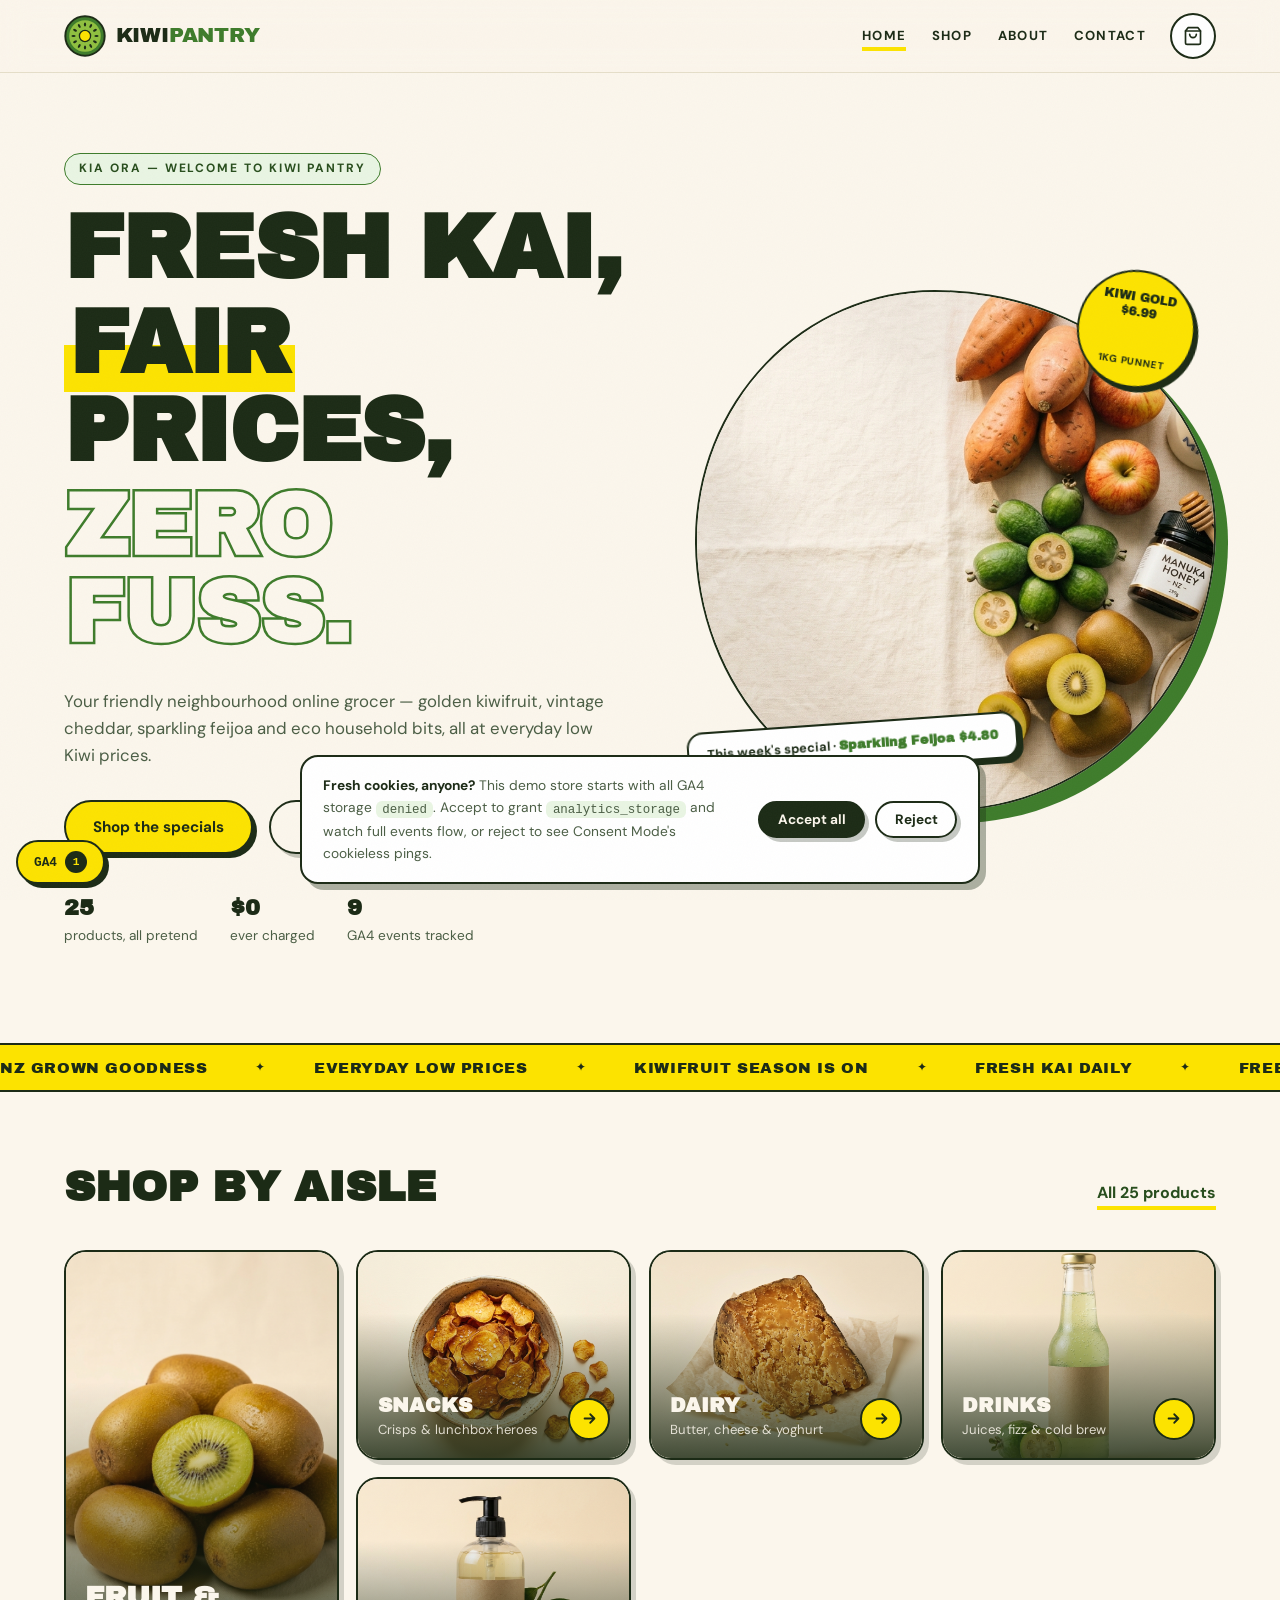
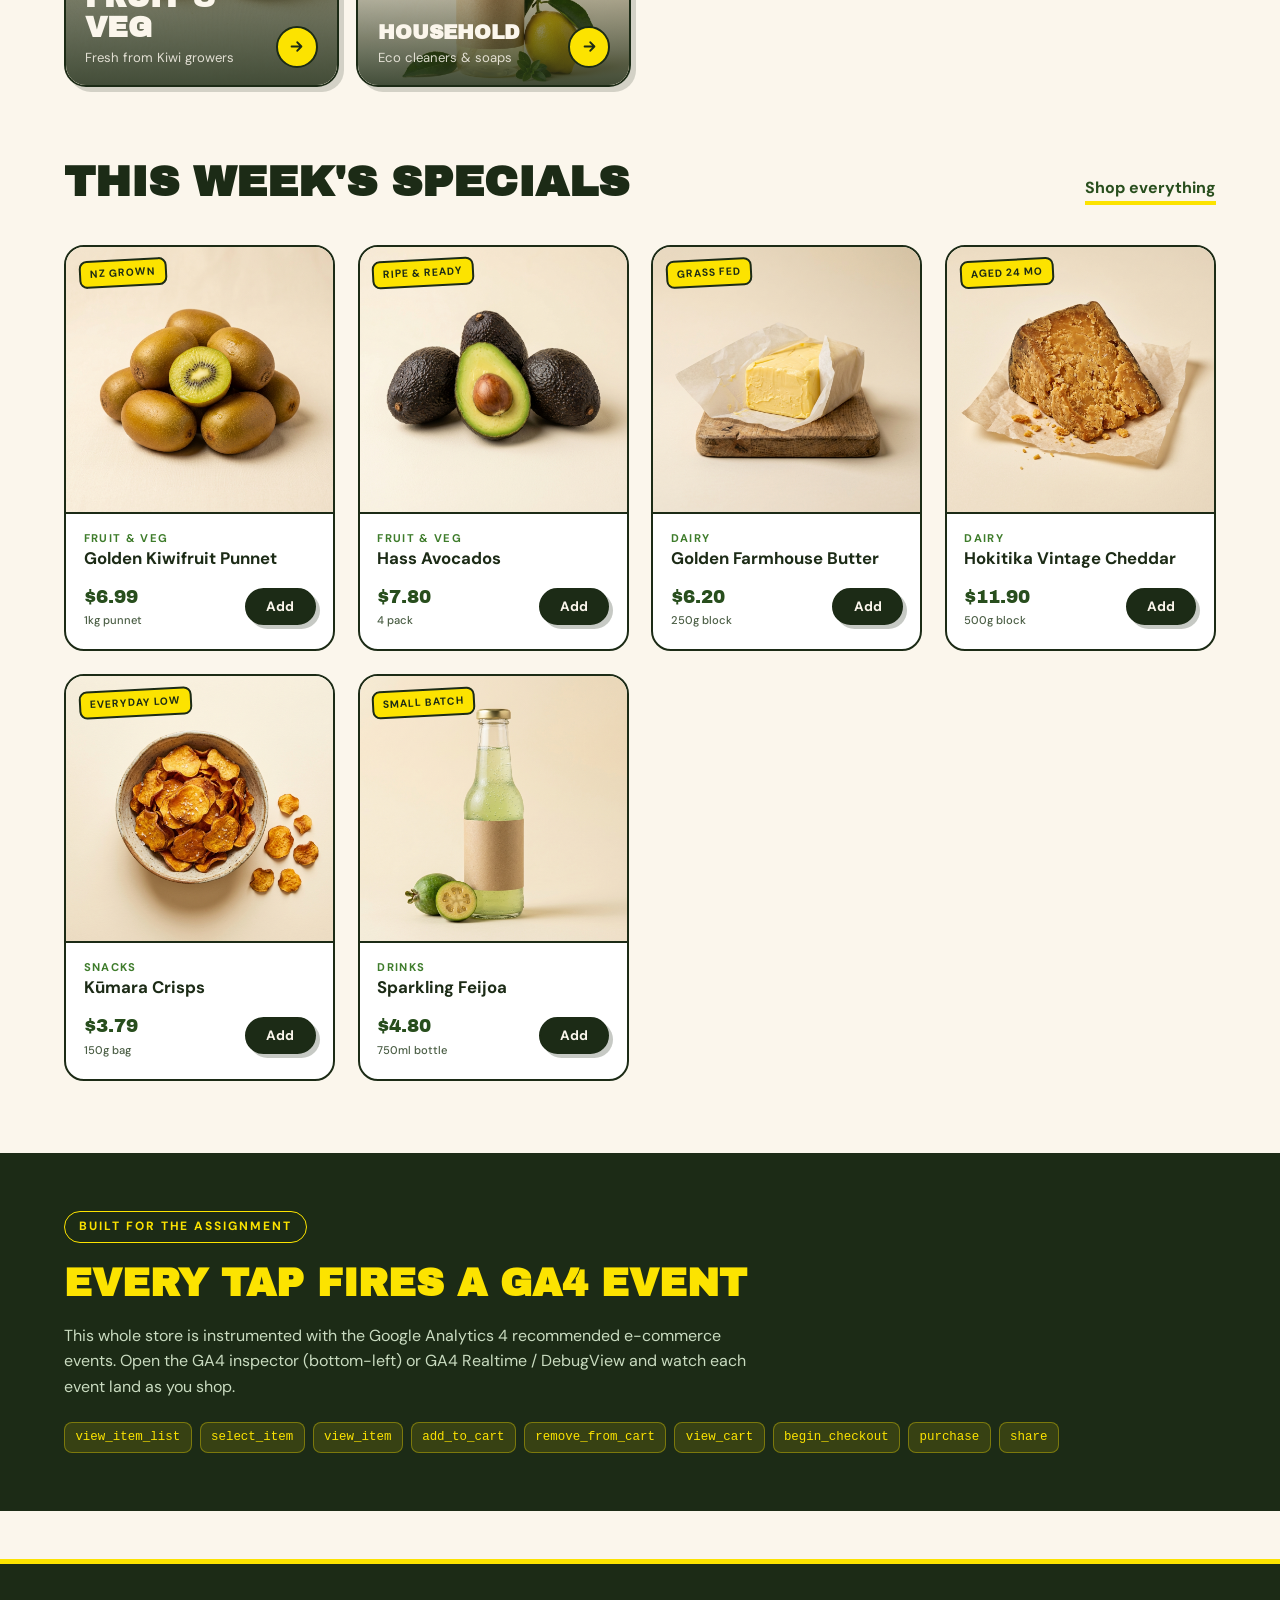
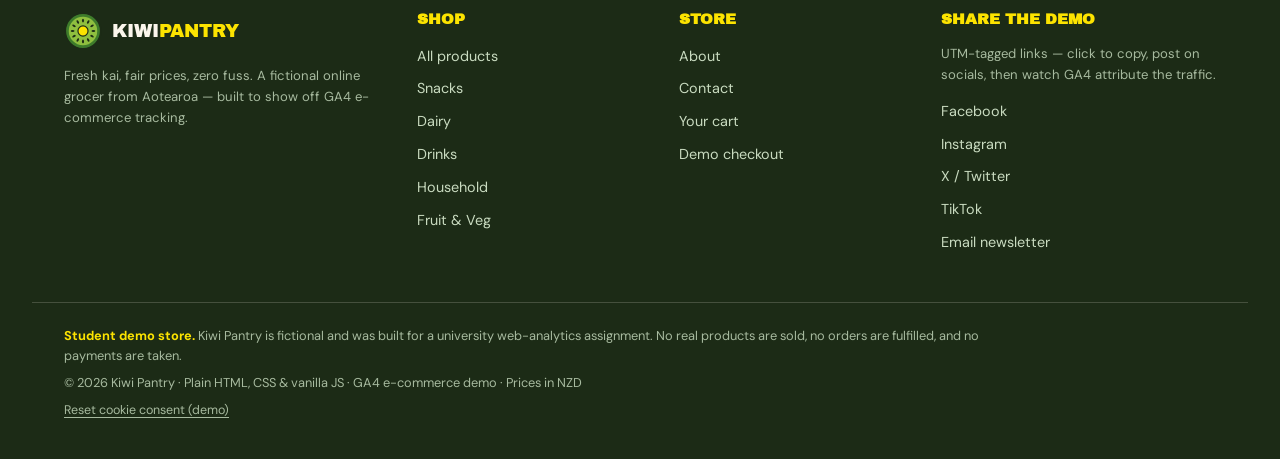
<file: index.html>
<!doctype html>
<html lang="en-NZ">
<head>
  <meta charset="utf-8">
  <meta name="viewport" content="width=device-width, initial-scale=1">
  <title>Kiwi Pantry — Fresh Kiwi Groceries, Low Everyday Prices</title>
  <meta name="description" content="Kiwi Pantry is a fictional student demo grocery store from Aotearoa New Zealand — fresh produce, pantry staples and household bits. Built to demo GA4 e-commerce tracking. No real orders are fulfilled.">
  <link rel="icon" type="image/svg+xml" href="assets/logo.svg">
  <link rel="preconnect" href="https://fonts.googleapis.com">
  <link rel="preconnect" href="https://fonts.gstatic.com" crossorigin>
  <link href="https://fonts.googleapis.com/css2?family=Archivo+Black&family=DM+Sans:wght@400;500;700&display=swap" rel="stylesheet">
  <link rel="stylesheet" href="css/style.css?v=2">
</head>
<body data-page="home">

  <header class="site-header" data-header>
    <div class="container header-inner">
      <a class="brand" href="index.html" data-testid="nav-logo" aria-label="Kiwi Pantry home">
        <img class="brand-mark" src="assets/logo.svg" alt="" width="42" height="42">
        <span class="brand-word">Kiwi<em>Pantry</em></span>
      </a>
      <nav class="site-nav" aria-label="Main">
        <a href="index.html" data-nav="home" data-testid="nav-home">Home</a>
        <a href="products.html" data-nav="shop" data-testid="nav-shop">Shop</a>
        <a href="about.html" data-nav="about" data-testid="nav-about">About</a>
        <a href="contact.html" data-nav="contact" data-testid="nav-contact">Contact</a>
      </nav>
      <div class="header-actions">
        <a class="cart-btn" href="cart.html" data-testid="nav-cart" aria-label="View your cart">
          <svg viewBox="0 0 24 24" fill="none" stroke="currentColor" stroke-width="2" stroke-linecap="round" stroke-linejoin="round" aria-hidden="true"><path d="M6 2 3 6v14a2 2 0 0 0 2 2h14a2 2 0 0 0 2-2V6l-3-4Z"/><path d="M3 6h18"/><path d="M16 10a4 4 0 0 1-8 0"/></svg>
          <span class="cart-count" data-cart-count data-testid="cart-count">0</span>
        </a>
        <button class="nav-toggle" type="button" data-nav-toggle data-testid="nav-toggle" aria-label="Toggle menu" aria-expanded="false">
          <svg viewBox="0 0 24 24" fill="none" stroke="currentColor" stroke-width="2.5" stroke-linecap="round" aria-hidden="true"><path d="M4 7h16M4 12h16M4 17h16"/></svg>
        </button>
      </div>
    </div>
  </header>

  <main>
    <section class="hero">
      <div class="container hero-grid">
        <div>
          <span class="eyebrow">Kia ora — welcome to Kiwi Pantry</span>
          <h1 class="hero-title">
            <span class="hl"><span style="--d:.05s">Fresh kai,</span></span>
            <span class="hl"><span style="--d:.18s"><mark>fair</mark> prices,</span></span>
            <span class="hl"><span style="--d:.31s"><span class="outline">zero fuss.</span></span></span>
          </h1>
          <p class="hero-sub">Your friendly neighbourhood online grocer — golden kiwifruit, vintage cheddar, sparkling feijoa and eco household bits, all at everyday low Kiwi prices.</p>
          <div class="hero-ctas">
            <a class="btn btn--yellow" href="products.html" data-testid="hero-shop-cta">Shop the specials</a>
            <a class="btn btn--ghost" href="#categories" data-testid="hero-categories-cta">Browse categories</a>
          </div>
          <div class="hero-proof">
            <div><strong>25</strong> products, all pretend</div>
            <div><strong>$0</strong> ever charged</div>
            <div><strong>9</strong> GA4 events tracked</div>
          </div>
        </div>
        <div class="hero-figure" data-hero-figure>
          <div class="hero-frame">
            <img src="assets/img/hero.jpeg" alt="Overhead flat-lay of fresh New Zealand groceries — kiwifruit, feijoas, kūmara, milk, honey and bread on a cream cloth" fetchpriority="high">
          </div>
          <div class="hero-sticker">Kiwi gold<br>$6.99<small>1kg punnet</small></div>
          <div class="hero-chip">This week's special · <span>Sparkling Feijoa $4.80</span></div>
        </div>
      </div>
    </section>

    <div class="marquee" aria-hidden="true">
      <div class="marquee-track">
        <div style="display:flex;gap:3rem;padding-right:3rem">
          <span>NZ grown goodness</span><span>Everyday low prices</span><span>Kiwifruit season is on</span><span>Fresh kai daily</span><span>Free demo delivery</span><span>Student demo — no real orders</span>
        </div>
        <div style="display:flex;gap:3rem;padding-right:3rem">
          <span>NZ grown goodness</span><span>Everyday low prices</span><span>Kiwifruit season is on</span><span>Fresh kai daily</span><span>Free demo delivery</span><span>Student demo — no real orders</span>
        </div>
      </div>
    </div>

    <section class="section" id="categories">
      <div class="container">
        <div class="section-head reveal">
          <h2>Shop by aisle</h2>
          <a class="link-more" href="products.html" data-testid="categories-shop-all">All 25 products</a>
        </div>
        <div class="bento">
          <a class="bento-tile bento-tile--hero reveal" href="products.html?cat=Fruit%20%26%20Veg" data-testid="category-tile-fruit-veg">
            <img src="assets/img/kiwifruit.jpeg" alt="Golden kiwifruit, one sliced open" loading="lazy">
            <div class="bento-info">
              <div><h3>Fruit &amp; Veg</h3><p>Fresh from Kiwi growers</p></div>
              <span class="bento-arrow"><svg viewBox="0 0 24 24" fill="none" stroke="currentColor" stroke-width="2.5" stroke-linecap="round" stroke-linejoin="round"><path d="M5 12h14M13 6l6 6-6 6"/></svg></span>
            </div>
          </a>
          <a class="bento-tile reveal" style="--d:80ms" href="products.html?cat=Snacks" data-testid="category-tile-snacks">
            <img src="assets/img/kumara-crisps.jpeg" alt="Bowl of golden kūmara crisps" loading="lazy">
            <div class="bento-info">
              <div><h3>Snacks</h3><p>Crisps &amp; lunchbox heroes</p></div>
              <span class="bento-arrow"><svg viewBox="0 0 24 24" fill="none" stroke="currentColor" stroke-width="2.5" stroke-linecap="round" stroke-linejoin="round"><path d="M5 12h14M13 6l6 6-6 6"/></svg></span>
            </div>
          </a>
          <a class="bento-tile reveal" style="--d:160ms" href="products.html?cat=Dairy" data-testid="category-tile-dairy">
            <img src="assets/img/cheddar.jpeg" alt="Wedge of aged vintage cheddar" loading="lazy">
            <div class="bento-info">
              <div><h3>Dairy</h3><p>Butter, cheese &amp; yoghurt</p></div>
              <span class="bento-arrow"><svg viewBox="0 0 24 24" fill="none" stroke="currentColor" stroke-width="2.5" stroke-linecap="round" stroke-linejoin="round"><path d="M5 12h14M13 6l6 6-6 6"/></svg></span>
            </div>
          </a>
          <a class="bento-tile reveal" style="--d:240ms" href="products.html?cat=Drinks" data-testid="category-tile-drinks">
            <img src="assets/img/sparkling-feijoa.jpeg" alt="Bottle of sparkling feijoa juice" loading="lazy">
            <div class="bento-info">
              <div><h3>Drinks</h3><p>Juices, fizz &amp; cold brew</p></div>
              <span class="bento-arrow"><svg viewBox="0 0 24 24" fill="none" stroke="currentColor" stroke-width="2.5" stroke-linecap="round" stroke-linejoin="round"><path d="M5 12h14M13 6l6 6-6 6"/></svg></span>
            </div>
          </a>
          <a class="bento-tile reveal" style="--d:320ms" href="products.html?cat=Household" data-testid="category-tile-household">
            <img src="assets/img/dish-liquid.jpeg" alt="Pump bottle of eco lemon dish liquid" loading="lazy">
            <div class="bento-info">
              <div><h3>Household</h3><p>Eco cleaners &amp; soaps</p></div>
              <span class="bento-arrow"><svg viewBox="0 0 24 24" fill="none" stroke="currentColor" stroke-width="2.5" stroke-linecap="round" stroke-linejoin="round"><path d="M5 12h14M13 6l6 6-6 6"/></svg></span>
            </div>
          </a>
        </div>
      </div>
    </section>

    <section class="section" style="padding-top:0">
      <div class="container">
        <div class="section-head reveal">
          <h2>This week's specials</h2>
          <a class="link-more" href="products.html" data-testid="featured-shop-all">Shop everything</a>
        </div>
        <div class="product-grid" data-featured-grid></div>
      </div>
    </section>

    <section class="analytics-banner">
      <div class="container section">
        <p class="eyebrow" style="background:transparent;color:var(--yellow);border-color:var(--yellow)">Built for the assignment</p>
        <h2>Every tap fires a GA4 event</h2>
        <p>This whole store is instrumented with the Google Analytics 4 recommended e-commerce events. Open the GA4 inspector (bottom-left) or GA4 Realtime / DebugView and watch each event land as you shop.</p>
        <div class="event-chips">
          <code>view_item_list</code><code>select_item</code><code>view_item</code><code>add_to_cart</code><code>remove_from_cart</code><code>view_cart</code><code>begin_checkout</code><code>purchase</code><code>share</code>
        </div>
      </div>
    </section>
  </main>

  <footer class="site-footer">
    <div class="container footer-grid">
      <div>
        <div class="footer-brand"><img src="assets/logo.svg" alt="" width="38" height="38"><span>Kiwi<em>Pantry</em></span></div>
        <p class="footer-note">Fresh kai, fair prices, zero fuss. A fictional online grocer from Aotearoa — built to show off GA4 e-commerce tracking.</p>
      </div>
      <div>
        <h3>Shop</h3>
        <ul>
          <li><a href="products.html">All products</a></li>
          <li><a href="products.html?cat=Snacks">Snacks</a></li>
          <li><a href="products.html?cat=Dairy">Dairy</a></li>
          <li><a href="products.html?cat=Drinks">Drinks</a></li>
          <li><a href="products.html?cat=Household">Household</a></li>
          <li><a href="products.html?cat=Fruit%20%26%20Veg">Fruit &amp; Veg</a></li>
        </ul>
      </div>
      <div>
        <h3>Store</h3>
        <ul>
          <li><a href="about.html">About</a></li>
          <li><a href="contact.html">Contact</a></li>
          <li><a href="cart.html">Your cart</a></li>
          <li><a href="checkout.html">Demo checkout</a></li>
        </ul>
      </div>
      <div>
        <h3>Share the demo</h3>
        <p class="footer-note">UTM-tagged links — click to copy, post on socials, then watch GA4 attribute the traffic.</p>
        <ul data-share-list></ul>
      </div>
    </div>
    <div class="footer-disclaimer container">
      <p><strong>Student demo store.</strong> Kiwi Pantry is fictional and was built for a university web-analytics assignment. No real products are sold, no orders are fulfilled, and no payments are taken.</p>
      <p>© <span data-year>2026</span> Kiwi Pantry · Plain HTML, CSS &amp; vanilla JS · GA4 e-commerce demo · Prices in NZD</p>
    </div>
  </footer>

  <script src="js/data.js" defer></script>
  <script src="js/analytics.js" defer></script>
  <script src="js/cart.js" defer></script>
  <script src="js/main.js" defer></script>
  <script src="js/home.js" defer></script>
</body>
</html>
</file>
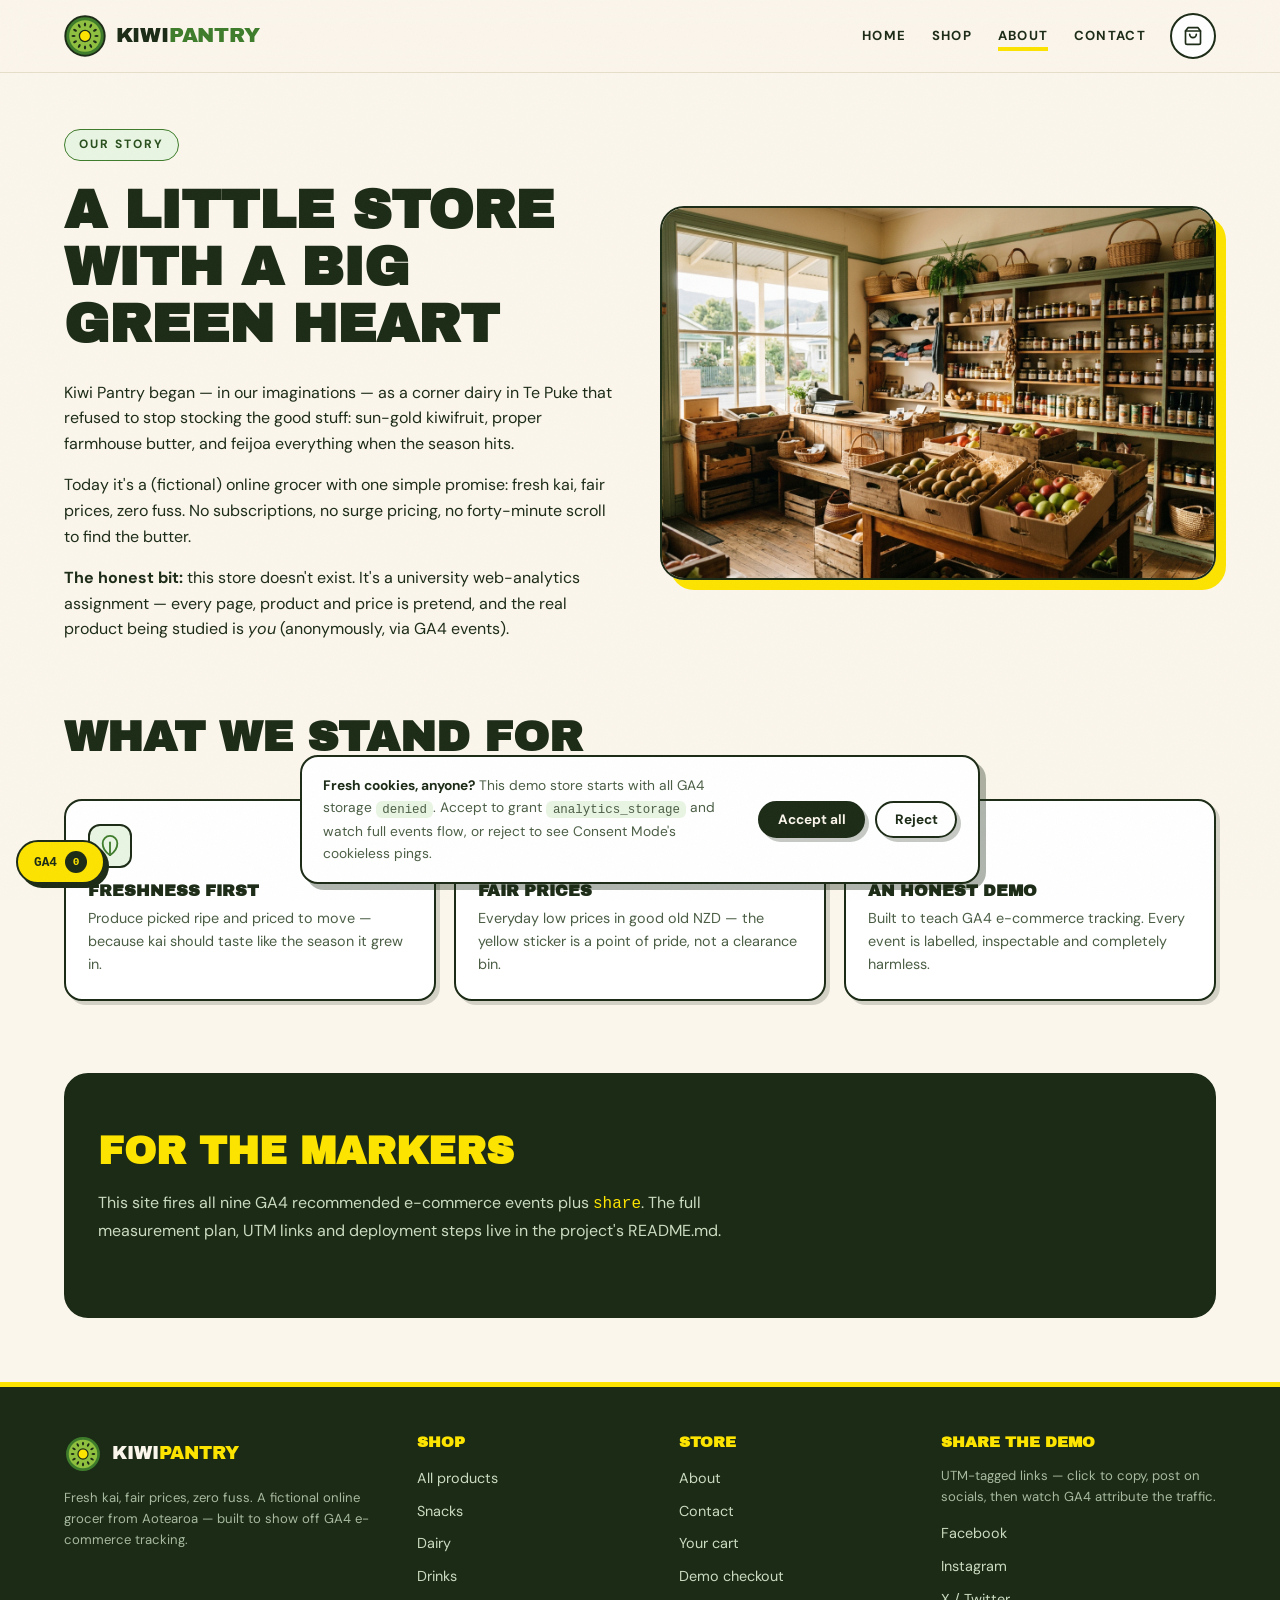
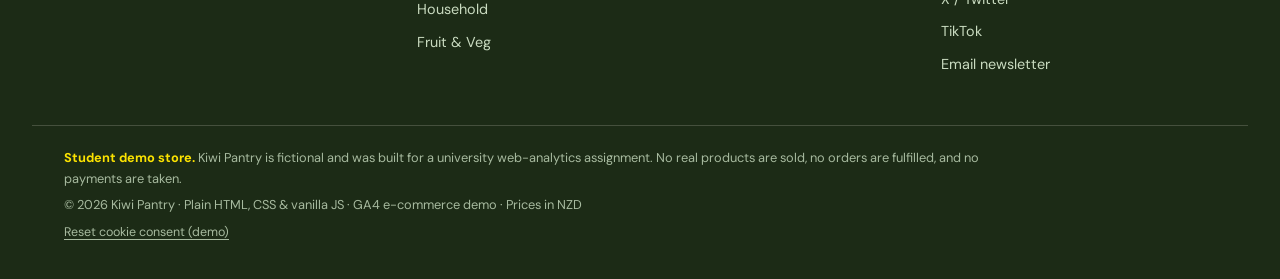
<file: about.html>
<!doctype html>
<html lang="en-NZ">
<head>
  <meta charset="utf-8">
  <meta name="viewport" content="width=device-width, initial-scale=1">
  <title>About — Kiwi Pantry</title>
  <meta name="description" content="The story of Kiwi Pantry — a fictional student demo grocery store built for a university web-analytics assignment.">
  <link rel="icon" type="image/svg+xml" href="assets/logo.svg">
  <link rel="preconnect" href="https://fonts.googleapis.com">
  <link rel="preconnect" href="https://fonts.gstatic.com" crossorigin>
  <link href="https://fonts.googleapis.com/css2?family=Archivo+Black&family=DM+Sans:wght@400;500;700&display=swap" rel="stylesheet">
  <link rel="stylesheet" href="css/style.css?v=2">
</head>
<body data-page="about">

  <header class="site-header" data-header>
    <div class="container header-inner">
      <a class="brand" href="index.html" data-testid="nav-logo" aria-label="Kiwi Pantry home">
        <img class="brand-mark" src="assets/logo.svg" alt="" width="42" height="42">
        <span class="brand-word">Kiwi<em>Pantry</em></span>
      </a>
      <nav class="site-nav" aria-label="Main">
        <a href="index.html" data-nav="home" data-testid="nav-home">Home</a>
        <a href="products.html" data-nav="shop" data-testid="nav-shop">Shop</a>
        <a href="about.html" data-nav="about" data-testid="nav-about">About</a>
        <a href="contact.html" data-nav="contact" data-testid="nav-contact">Contact</a>
      </nav>
      <div class="header-actions">
        <a class="cart-btn" href="cart.html" data-testid="nav-cart" aria-label="View your cart">
          <svg viewBox="0 0 24 24" fill="none" stroke="currentColor" stroke-width="2" stroke-linecap="round" stroke-linejoin="round" aria-hidden="true"><path d="M6 2 3 6v14a2 2 0 0 0 2 2h14a2 2 0 0 0 2-2V6l-3-4Z"/><path d="M3 6h18"/><path d="M16 10a4 4 0 0 1-8 0"/></svg>
          <span class="cart-count" data-cart-count data-testid="cart-count">0</span>
        </a>
        <button class="nav-toggle" type="button" data-nav-toggle data-testid="nav-toggle" aria-label="Toggle menu" aria-expanded="false">
          <svg viewBox="0 0 24 24" fill="none" stroke="currentColor" stroke-width="2.5" stroke-linecap="round" aria-hidden="true"><path d="M4 7h16M4 12h16M4 17h16"/></svg>
        </button>
      </div>
    </div>
  </header>

  <main class="container">
    <section class="split">
      <div class="reveal">
        <span class="eyebrow">Our story</span>
        <h1>A little store with a big green heart</h1>
        <p>Kiwi Pantry began — in our imaginations — as a corner dairy in Te Puke that refused to stop stocking the good stuff: sun-gold kiwifruit, proper farmhouse butter, and feijoa everything when the season hits.</p>
        <p>Today it's a (fictional) online grocer with one simple promise: fresh kai, fair prices, zero fuss. No subscriptions, no surge pricing, no forty-minute scroll to find the butter.</p>
        <p><strong>The honest bit:</strong> this store doesn't exist. It's a university web-analytics assignment — every page, product and price is pretend, and the real product being studied is <em>you</em> (anonymously, via GA4 events).</p>
      </div>
      <div class="photo-frame reveal" style="--d:150ms">
        <img src="assets/img/about.jpeg" alt="The imagined Kiwi Pantry corner store — wooden shelves stocked with jars and fresh produce crates" loading="lazy">
      </div>
    </section>

    <section class="section" style="padding-top:0">
      <div class="section-head reveal"><h2>What we stand for</h2></div>
      <div class="value-cards">
        <div class="value-card reveal">
          <span class="value-icon"><svg viewBox="0 0 24 24" fill="none" stroke="#3E7C2B" stroke-width="2" stroke-linecap="round" stroke-linejoin="round"><path d="M12 22c5.5-3.5 8-8 8-13a8 8 0 1 0-16 0c0 5 2.5 9.5 8 13Z"/><path d="M12 22V8"/></svg></span>
          <h3>Freshness first</h3>
          <p>Produce picked ripe and priced to move — because kai should taste like the season it grew in.</p>
        </div>
        <div class="value-card reveal" style="--d:100ms">
          <span class="value-icon"><svg viewBox="0 0 24 24" fill="none" stroke="#3E7C2B" stroke-width="2" stroke-linecap="round" stroke-linejoin="round"><circle cx="12" cy="12" r="9"/><path d="M12 7v5l3 3"/></svg></span>
          <h3>Fair prices</h3>
          <p>Everyday low prices in good old NZD — the yellow sticker is a point of pride, not a clearance bin.</p>
        </div>
        <div class="value-card reveal" style="--d:200ms">
          <span class="value-icon"><svg viewBox="0 0 24 24" fill="none" stroke="#3E7C2B" stroke-width="2" stroke-linecap="round" stroke-linejoin="round"><path d="M3 3v18h18"/><path d="M7 14l4-4 4 3 5-6"/></svg></span>
          <h3>An honest demo</h3>
          <p>Built to teach GA4 e-commerce tracking. Every event is labelled, inspectable and completely harmless.</p>
        </div>
      </div>
    </section>

    <section class="analytics-banner" style="border-radius:24px;margin-bottom:4rem;border:2.5px solid var(--ink)">
      <div class="container section">
        <h2>For the markers</h2>
        <p>This site fires all nine GA4 recommended e-commerce events plus <code style="color:var(--yellow)">share</code>. The full measurement plan, UTM links and deployment steps live in the project's README.md.</p>
      </div>
    </section>
  </main>

  <footer class="site-footer">
    <div class="container footer-grid">
      <div>
        <div class="footer-brand"><img src="assets/logo.svg" alt="" width="38" height="38"><span>Kiwi<em>Pantry</em></span></div>
        <p class="footer-note">Fresh kai, fair prices, zero fuss. A fictional online grocer from Aotearoa — built to show off GA4 e-commerce tracking.</p>
      </div>
      <div>
        <h3>Shop</h3>
        <ul>
          <li><a href="products.html">All products</a></li>
          <li><a href="products.html?cat=Snacks">Snacks</a></li>
          <li><a href="products.html?cat=Dairy">Dairy</a></li>
          <li><a href="products.html?cat=Drinks">Drinks</a></li>
          <li><a href="products.html?cat=Household">Household</a></li>
          <li><a href="products.html?cat=Fruit%20%26%20Veg">Fruit &amp; Veg</a></li>
        </ul>
      </div>
      <div>
        <h3>Store</h3>
        <ul>
          <li><a href="about.html">About</a></li>
          <li><a href="contact.html">Contact</a></li>
          <li><a href="cart.html">Your cart</a></li>
          <li><a href="checkout.html">Demo checkout</a></li>
        </ul>
      </div>
      <div>
        <h3>Share the demo</h3>
        <p class="footer-note">UTM-tagged links — click to copy, post on socials, then watch GA4 attribute the traffic.</p>
        <ul data-share-list></ul>
      </div>
    </div>
    <div class="footer-disclaimer container">
      <p><strong>Student demo store.</strong> Kiwi Pantry is fictional and was built for a university web-analytics assignment. No real products are sold, no orders are fulfilled, and no payments are taken.</p>
      <p>© <span data-year>2026</span> Kiwi Pantry · Plain HTML, CSS &amp; vanilla JS · GA4 e-commerce demo · Prices in NZD</p>
    </div>
  </footer>

  <script src="js/data.js" defer></script>
  <script src="js/analytics.js" defer></script>
  <script src="js/cart.js" defer></script>
  <script src="js/main.js" defer></script>
</body>
</html>
</file>
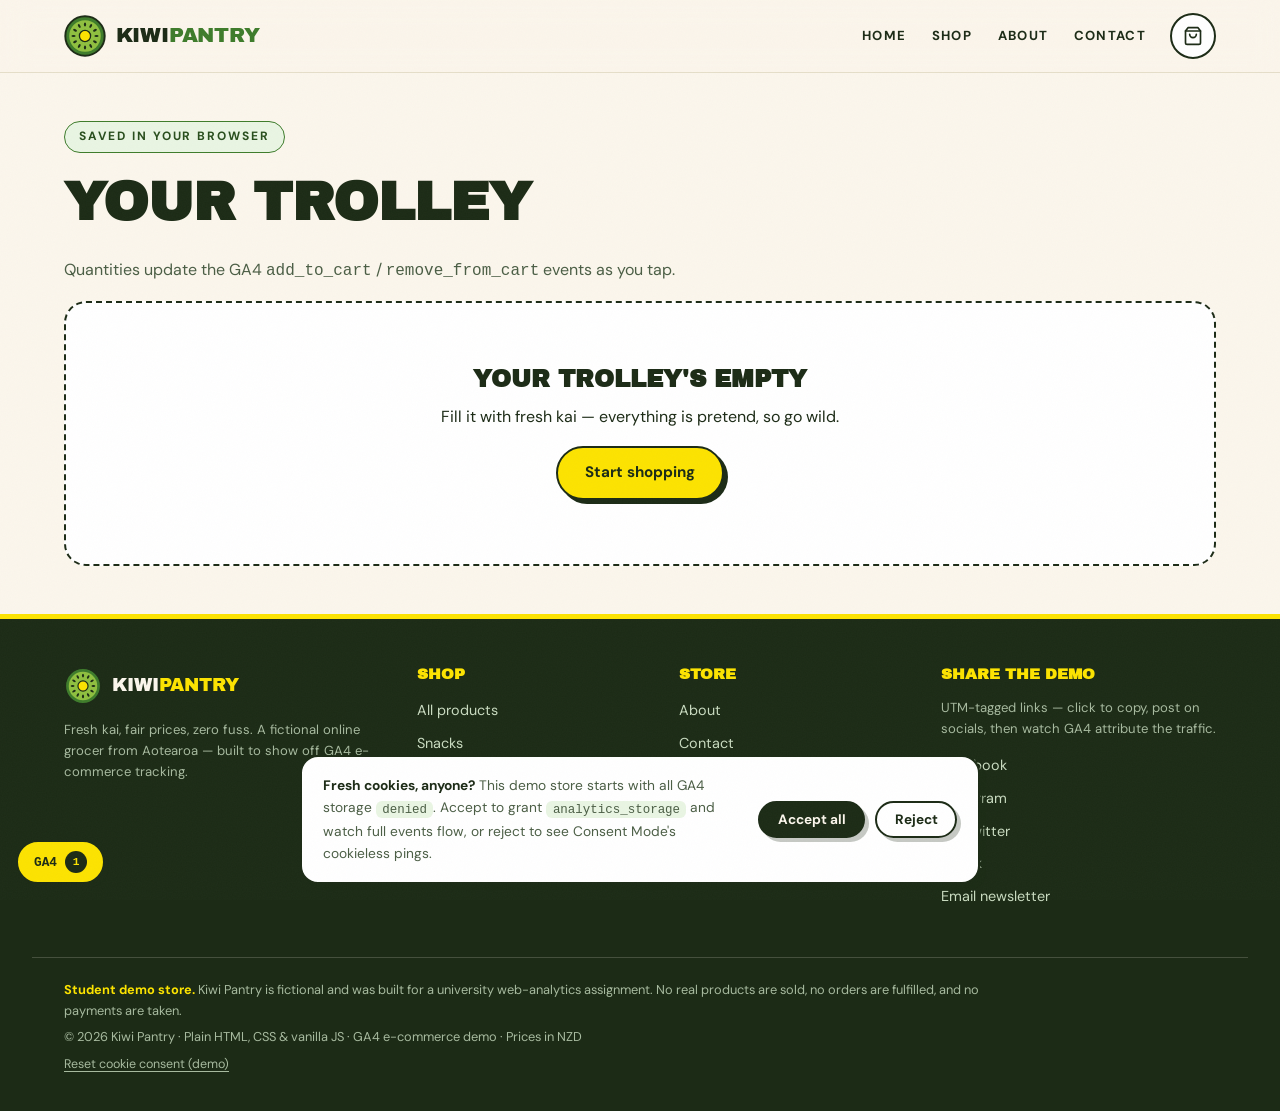
<file: cart.html>
<!doctype html>
<html lang="en-NZ">
<head>
  <meta charset="utf-8">
  <meta name="viewport" content="width=device-width, initial-scale=1">
  <title>Your Cart — Kiwi Pantry</title>
  <meta name="description" content="Your Kiwi Pantry demo cart — saved in your browser with localStorage. Student demo store; no real orders are fulfilled.">
  <link rel="icon" type="image/svg+xml" href="assets/logo.svg">
  <link rel="preconnect" href="https://fonts.googleapis.com">
  <link rel="preconnect" href="https://fonts.gstatic.com" crossorigin>
  <link href="https://fonts.googleapis.com/css2?family=Archivo+Black&family=DM+Sans:wght@400;500;700&display=swap" rel="stylesheet">
  <link rel="stylesheet" href="css/style.css?v=2">
</head>
<body data-page="cart">

  <header class="site-header" data-header>
    <div class="container header-inner">
      <a class="brand" href="index.html" data-testid="nav-logo" aria-label="Kiwi Pantry home">
        <img class="brand-mark" src="assets/logo.svg" alt="" width="42" height="42">
        <span class="brand-word">Kiwi<em>Pantry</em></span>
      </a>
      <nav class="site-nav" aria-label="Main">
        <a href="index.html" data-nav="home" data-testid="nav-home">Home</a>
        <a href="products.html" data-nav="shop" data-testid="nav-shop">Shop</a>
        <a href="about.html" data-nav="about" data-testid="nav-about">About</a>
        <a href="contact.html" data-nav="contact" data-testid="nav-contact">Contact</a>
      </nav>
      <div class="header-actions">
        <a class="cart-btn" href="cart.html" data-testid="nav-cart" aria-label="View your cart">
          <svg viewBox="0 0 24 24" fill="none" stroke="currentColor" stroke-width="2" stroke-linecap="round" stroke-linejoin="round" aria-hidden="true"><path d="M6 2 3 6v14a2 2 0 0 0 2 2h14a2 2 0 0 0 2-2V6l-3-4Z"/><path d="M3 6h18"/><path d="M16 10a4 4 0 0 1-8 0"/></svg>
          <span class="cart-count" data-cart-count data-testid="cart-count">0</span>
        </a>
        <button class="nav-toggle" type="button" data-nav-toggle data-testid="nav-toggle" aria-label="Toggle menu" aria-expanded="false">
          <svg viewBox="0 0 24 24" fill="none" stroke="currentColor" stroke-width="2.5" stroke-linecap="round" aria-hidden="true"><path d="M4 7h16M4 12h16M4 17h16"/></svg>
        </button>
      </div>
    </div>
  </header>

  <main class="container">
    <div class="page-head">
      <span class="eyebrow">Saved in your browser</span>
      <h1>Your trolley</h1>
      <p style="color:var(--ink-70)">Quantities update the GA4 <code>add_to_cart</code> / <code>remove_from_cart</code> events as you tap.</p>
    </div>
    <div data-cart-root>
      <p style="padding-block:2rem;color:var(--ink-70)">Loading your cart…</p>
    </div>
  </main>

  <footer class="site-footer">
    <div class="container footer-grid">
      <div>
        <div class="footer-brand"><img src="assets/logo.svg" alt="" width="38" height="38"><span>Kiwi<em>Pantry</em></span></div>
        <p class="footer-note">Fresh kai, fair prices, zero fuss. A fictional online grocer from Aotearoa — built to show off GA4 e-commerce tracking.</p>
      </div>
      <div>
        <h3>Shop</h3>
        <ul>
          <li><a href="products.html">All products</a></li>
          <li><a href="products.html?cat=Snacks">Snacks</a></li>
          <li><a href="products.html?cat=Dairy">Dairy</a></li>
          <li><a href="products.html?cat=Drinks">Drinks</a></li>
          <li><a href="products.html?cat=Household">Household</a></li>
          <li><a href="products.html?cat=Fruit%20%26%20Veg">Fruit &amp; Veg</a></li>
        </ul>
      </div>
      <div>
        <h3>Store</h3>
        <ul>
          <li><a href="about.html">About</a></li>
          <li><a href="contact.html">Contact</a></li>
          <li><a href="cart.html">Your cart</a></li>
          <li><a href="checkout.html">Demo checkout</a></li>
        </ul>
      </div>
      <div>
        <h3>Share the demo</h3>
        <p class="footer-note">UTM-tagged links — click to copy, post on socials, then watch GA4 attribute the traffic.</p>
        <ul data-share-list></ul>
      </div>
    </div>
    <div class="footer-disclaimer container">
      <p><strong>Student demo store.</strong> Kiwi Pantry is fictional and was built for a university web-analytics assignment. No real products are sold, no orders are fulfilled, and no payments are taken.</p>
      <p>© <span data-year>2026</span> Kiwi Pantry · Plain HTML, CSS &amp; vanilla JS · GA4 e-commerce demo · Prices in NZD</p>
    </div>
  </footer>

  <script src="js/data.js" defer></script>
  <script src="js/analytics.js" defer></script>
  <script src="js/cart.js" defer></script>
  <script src="js/main.js" defer></script>
  <script src="js/cart-page.js" defer></script>
</body>
</html>
</file>
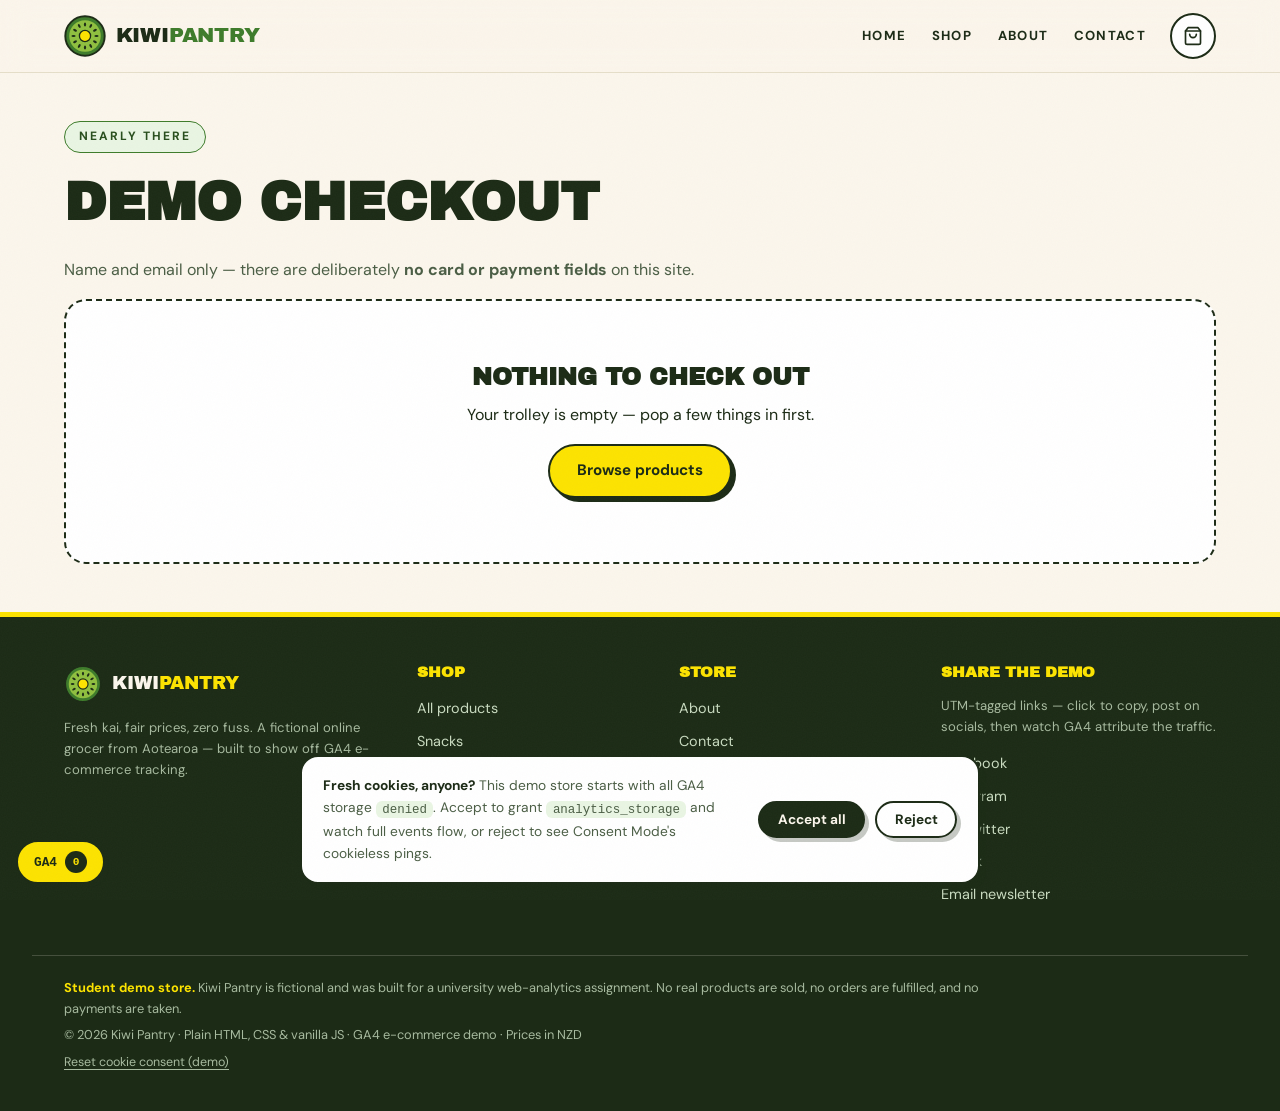
<file: checkout.html>
<!doctype html>
<html lang="en-NZ">
<head>
  <meta charset="utf-8">
  <meta name="viewport" content="width=device-width, initial-scale=1">
  <title>Demo Checkout — Kiwi Pantry</title>
  <meta name="description" content="Kiwi Pantry demo checkout — name and email only, no payment fields anywhere. Placing a demo order fires the GA4 purchase event.">
  <link rel="icon" type="image/svg+xml" href="assets/logo.svg">
  <link rel="preconnect" href="https://fonts.googleapis.com">
  <link rel="preconnect" href="https://fonts.gstatic.com" crossorigin>
  <link href="https://fonts.googleapis.com/css2?family=Archivo+Black&family=DM+Sans:wght@400;500;700&display=swap" rel="stylesheet">
  <link rel="stylesheet" href="css/style.css?v=2">
</head>
<body data-page="checkout">

  <header class="site-header" data-header>
    <div class="container header-inner">
      <a class="brand" href="index.html" data-testid="nav-logo" aria-label="Kiwi Pantry home">
        <img class="brand-mark" src="assets/logo.svg" alt="" width="42" height="42">
        <span class="brand-word">Kiwi<em>Pantry</em></span>
      </a>
      <nav class="site-nav" aria-label="Main">
        <a href="index.html" data-nav="home" data-testid="nav-home">Home</a>
        <a href="products.html" data-nav="shop" data-testid="nav-shop">Shop</a>
        <a href="about.html" data-nav="about" data-testid="nav-about">About</a>
        <a href="contact.html" data-nav="contact" data-testid="nav-contact">Contact</a>
      </nav>
      <div class="header-actions">
        <a class="cart-btn" href="cart.html" data-testid="nav-cart" aria-label="View your cart">
          <svg viewBox="0 0 24 24" fill="none" stroke="currentColor" stroke-width="2" stroke-linecap="round" stroke-linejoin="round" aria-hidden="true"><path d="M6 2 3 6v14a2 2 0 0 0 2 2h14a2 2 0 0 0 2-2V6l-3-4Z"/><path d="M3 6h18"/><path d="M16 10a4 4 0 0 1-8 0"/></svg>
          <span class="cart-count" data-cart-count data-testid="cart-count">0</span>
        </a>
        <button class="nav-toggle" type="button" data-nav-toggle data-testid="nav-toggle" aria-label="Toggle menu" aria-expanded="false">
          <svg viewBox="0 0 24 24" fill="none" stroke="currentColor" stroke-width="2.5" stroke-linecap="round" aria-hidden="true"><path d="M4 7h16M4 12h16M4 17h16"/></svg>
        </button>
      </div>
    </div>
  </header>

  <main class="container">
    <div class="page-head">
      <span class="eyebrow">Nearly there</span>
      <h1>Demo checkout</h1>
      <p style="color:var(--ink-70)">Name and email only — there are deliberately <strong>no card or payment fields</strong> on this site.</p>
    </div>
    <div data-checkout-root>
      <p style="padding-block:2rem;color:var(--ink-70)">Loading checkout…</p>
    </div>
  </main>

  <footer class="site-footer">
    <div class="container footer-grid">
      <div>
        <div class="footer-brand"><img src="assets/logo.svg" alt="" width="38" height="38"><span>Kiwi<em>Pantry</em></span></div>
        <p class="footer-note">Fresh kai, fair prices, zero fuss. A fictional online grocer from Aotearoa — built to show off GA4 e-commerce tracking.</p>
      </div>
      <div>
        <h3>Shop</h3>
        <ul>
          <li><a href="products.html">All products</a></li>
          <li><a href="products.html?cat=Snacks">Snacks</a></li>
          <li><a href="products.html?cat=Dairy">Dairy</a></li>
          <li><a href="products.html?cat=Drinks">Drinks</a></li>
          <li><a href="products.html?cat=Household">Household</a></li>
          <li><a href="products.html?cat=Fruit%20%26%20Veg">Fruit &amp; Veg</a></li>
        </ul>
      </div>
      <div>
        <h3>Store</h3>
        <ul>
          <li><a href="about.html">About</a></li>
          <li><a href="contact.html">Contact</a></li>
          <li><a href="cart.html">Your cart</a></li>
          <li><a href="checkout.html">Demo checkout</a></li>
        </ul>
      </div>
      <div>
        <h3>Share the demo</h3>
        <p class="footer-note">UTM-tagged links — click to copy, post on socials, then watch GA4 attribute the traffic.</p>
        <ul data-share-list></ul>
      </div>
    </div>
    <div class="footer-disclaimer container">
      <p><strong>Student demo store.</strong> Kiwi Pantry is fictional and was built for a university web-analytics assignment. No real products are sold, no orders are fulfilled, and no payments are taken.</p>
      <p>© <span data-year>2026</span> Kiwi Pantry · Plain HTML, CSS &amp; vanilla JS · GA4 e-commerce demo · Prices in NZD</p>
    </div>
  </footer>

  <script src="js/data.js" defer></script>
  <script src="js/analytics.js" defer></script>
  <script src="js/cart.js" defer></script>
  <script src="js/main.js" defer></script>
  <script src="js/checkout.js" defer></script>
</body>
</html>
</file>
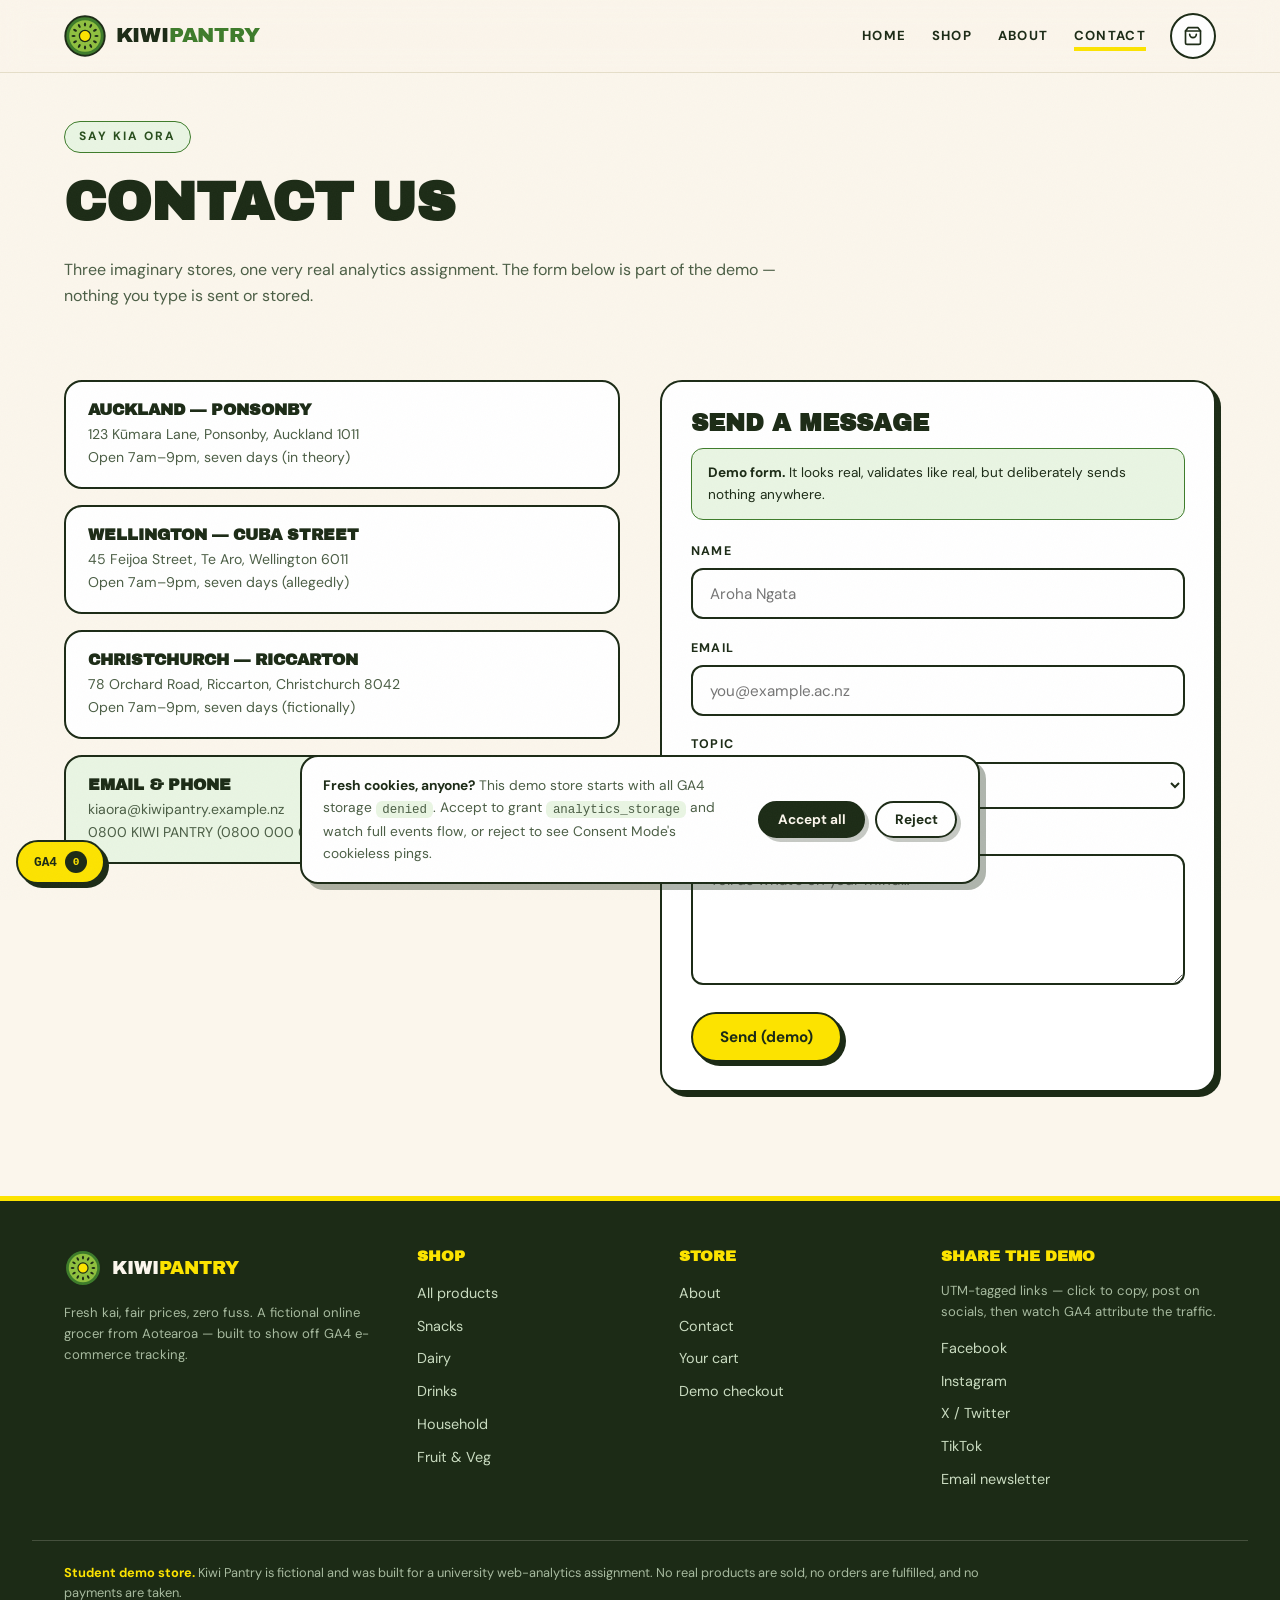
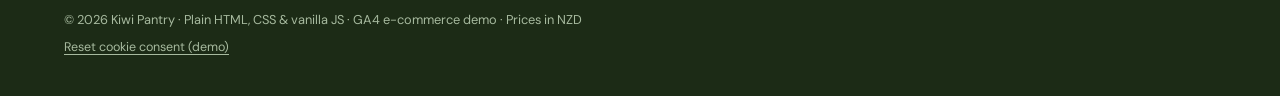
<file: contact.html>
<!doctype html>
<html lang="en-NZ">
<head>
  <meta charset="utf-8">
  <meta name="viewport" content="width=device-width, initial-scale=1">
  <title>Contact — Kiwi Pantry</title>
  <meta name="description" content="Contact Kiwi Pantry — a fictional student demo grocery store. The form is for show: nothing is sent or stored.">
  <link rel="icon" type="image/svg+xml" href="assets/logo.svg">
  <link rel="preconnect" href="https://fonts.googleapis.com">
  <link rel="preconnect" href="https://fonts.gstatic.com" crossorigin>
  <link href="https://fonts.googleapis.com/css2?family=Archivo+Black&family=DM+Sans:wght@400;500;700&display=swap" rel="stylesheet">
  <link rel="stylesheet" href="css/style.css?v=2">
</head>
<body data-page="contact">

  <header class="site-header" data-header>
    <div class="container header-inner">
      <a class="brand" href="index.html" data-testid="nav-logo" aria-label="Kiwi Pantry home">
        <img class="brand-mark" src="assets/logo.svg" alt="" width="42" height="42">
        <span class="brand-word">Kiwi<em>Pantry</em></span>
      </a>
      <nav class="site-nav" aria-label="Main">
        <a href="index.html" data-nav="home" data-testid="nav-home">Home</a>
        <a href="products.html" data-nav="shop" data-testid="nav-shop">Shop</a>
        <a href="about.html" data-nav="about" data-testid="nav-about">About</a>
        <a href="contact.html" data-nav="contact" data-testid="nav-contact">Contact</a>
      </nav>
      <div class="header-actions">
        <a class="cart-btn" href="cart.html" data-testid="nav-cart" aria-label="View your cart">
          <svg viewBox="0 0 24 24" fill="none" stroke="currentColor" stroke-width="2" stroke-linecap="round" stroke-linejoin="round" aria-hidden="true"><path d="M6 2 3 6v14a2 2 0 0 0 2 2h14a2 2 0 0 0 2-2V6l-3-4Z"/><path d="M3 6h18"/><path d="M16 10a4 4 0 0 1-8 0"/></svg>
          <span class="cart-count" data-cart-count data-testid="cart-count">0</span>
        </a>
        <button class="nav-toggle" type="button" data-nav-toggle data-testid="nav-toggle" aria-label="Toggle menu" aria-expanded="false">
          <svg viewBox="0 0 24 24" fill="none" stroke="currentColor" stroke-width="2.5" stroke-linecap="round" aria-hidden="true"><path d="M4 7h16M4 12h16M4 17h16"/></svg>
        </button>
      </div>
    </div>
  </header>

  <main class="container">
    <div class="page-head">
      <span class="eyebrow">Say kia ora</span>
      <h1>Contact us</h1>
      <p style="color:var(--ink-70)">Three imaginary stores, one very real analytics assignment. The form below is part of the demo — nothing you type is sent or stored.</p>
    </div>

    <section class="split" style="align-items:start">
      <div class="store-cards reveal">
        <div class="store-card">
          <h3>Auckland — Ponsonby</h3>
          <p>123 Kūmara Lane, Ponsonby, Auckland 1011<br>Open 7am–9pm, seven days (in theory)</p>
        </div>
        <div class="store-card">
          <h3>Wellington — Cuba Street</h3>
          <p>45 Feijoa Street, Te Aro, Wellington 6011<br>Open 7am–9pm, seven days (allegedly)</p>
        </div>
        <div class="store-card">
          <h3>Christchurch — Riccarton</h3>
          <p>78 Orchard Road, Riccarton, Christchurch 8042<br>Open 7am–9pm, seven days (fictionally)</p>
        </div>
        <div class="store-card" style="background:var(--green-tint)">
          <h3>Email &amp; phone</h3>
          <p>kiaora@kiwipantry.example.nz<br>0800 KIWI PANTRY (0800 000 000)</p>
        </div>
      </div>

      <form class="form-card reveal" style="--d:120ms" data-contact-form novalidate>
        <h2>Send a message</h2>
        <p class="demo-note"><strong>Demo form.</strong> It looks real, validates like real, but deliberately sends nothing anywhere.</p>
        <div class="field">
          <label for="contact-name">Name</label>
          <input class="input" id="contact-name" name="name" type="text" autocomplete="name" placeholder="Aroha Ngata" required data-testid="contact-name">
        </div>
        <div class="field">
          <label for="contact-email">Email</label>
          <input class="input" id="contact-email" name="email" type="email" autocomplete="email" placeholder="you@example.ac.nz" required data-testid="contact-email">
        </div>
        <div class="field">
          <label for="contact-topic">Topic</label>
          <select class="select" id="contact-topic" name="topic" style="width:100%" data-testid="contact-topic">
            <option>General question</option>
            <option>Product idea</option>
            <option>The assignment this site is for</option>
            <option>Just saying kia ora</option>
          </select>
        </div>
        <div class="field">
          <label for="contact-message">Message</label>
          <textarea class="input" id="contact-message" name="message" rows="5" placeholder="Tell us what's on your mind…" required data-testid="contact-message"></textarea>
        </div>
        <button type="submit" class="btn btn--yellow" data-testid="contact-submit">Send (demo)</button>
      </form>
    </section>
  </main>

  <footer class="site-footer">
    <div class="container footer-grid">
      <div>
        <div class="footer-brand"><img src="assets/logo.svg" alt="" width="38" height="38"><span>Kiwi<em>Pantry</em></span></div>
        <p class="footer-note">Fresh kai, fair prices, zero fuss. A fictional online grocer from Aotearoa — built to show off GA4 e-commerce tracking.</p>
      </div>
      <div>
        <h3>Shop</h3>
        <ul>
          <li><a href="products.html">All products</a></li>
          <li><a href="products.html?cat=Snacks">Snacks</a></li>
          <li><a href="products.html?cat=Dairy">Dairy</a></li>
          <li><a href="products.html?cat=Drinks">Drinks</a></li>
          <li><a href="products.html?cat=Household">Household</a></li>
          <li><a href="products.html?cat=Fruit%20%26%20Veg">Fruit &amp; Veg</a></li>
        </ul>
      </div>
      <div>
        <h3>Store</h3>
        <ul>
          <li><a href="about.html">About</a></li>
          <li><a href="contact.html">Contact</a></li>
          <li><a href="cart.html">Your cart</a></li>
          <li><a href="checkout.html">Demo checkout</a></li>
        </ul>
      </div>
      <div>
        <h3>Share the demo</h3>
        <p class="footer-note">UTM-tagged links — click to copy, post on socials, then watch GA4 attribute the traffic.</p>
        <ul data-share-list></ul>
      </div>
    </div>
    <div class="footer-disclaimer container">
      <p><strong>Student demo store.</strong> Kiwi Pantry is fictional and was built for a university web-analytics assignment. No real products are sold, no orders are fulfilled, and no payments are taken.</p>
      <p>© <span data-year>2026</span> Kiwi Pantry · Plain HTML, CSS &amp; vanilla JS · GA4 e-commerce demo · Prices in NZD</p>
    </div>
  </footer>

  <script src="js/data.js" defer></script>
  <script src="js/analytics.js" defer></script>
  <script src="js/cart.js" defer></script>
  <script src="js/main.js" defer></script>
  <script defer>
    document.addEventListener("DOMContentLoaded", function () {
      var form = document.querySelector("[data-contact-form]");
      form.addEventListener("submit", function (e) {
        e.preventDefault();
        var name = form.querySelector("#contact-name").value.trim();
        var email = form.querySelector("#contact-email").value.trim();
        var msg = form.querySelector("#contact-message").value.trim();
        if (!name || !/^[^@\s]+@[^@\s]+\.[^@\s]+$/.test(email) || !msg) {
          KP.toast("Please fill in your name, a valid email and a message");
          return;
        }
        KP.gaEvent("generate_lead", { method: "contact_form_demo" });
        KP.toast("Demo only — your message wasn't sent anywhere");
        form.reset();
      });
    });
  </script>
</body>
</html>
</file>
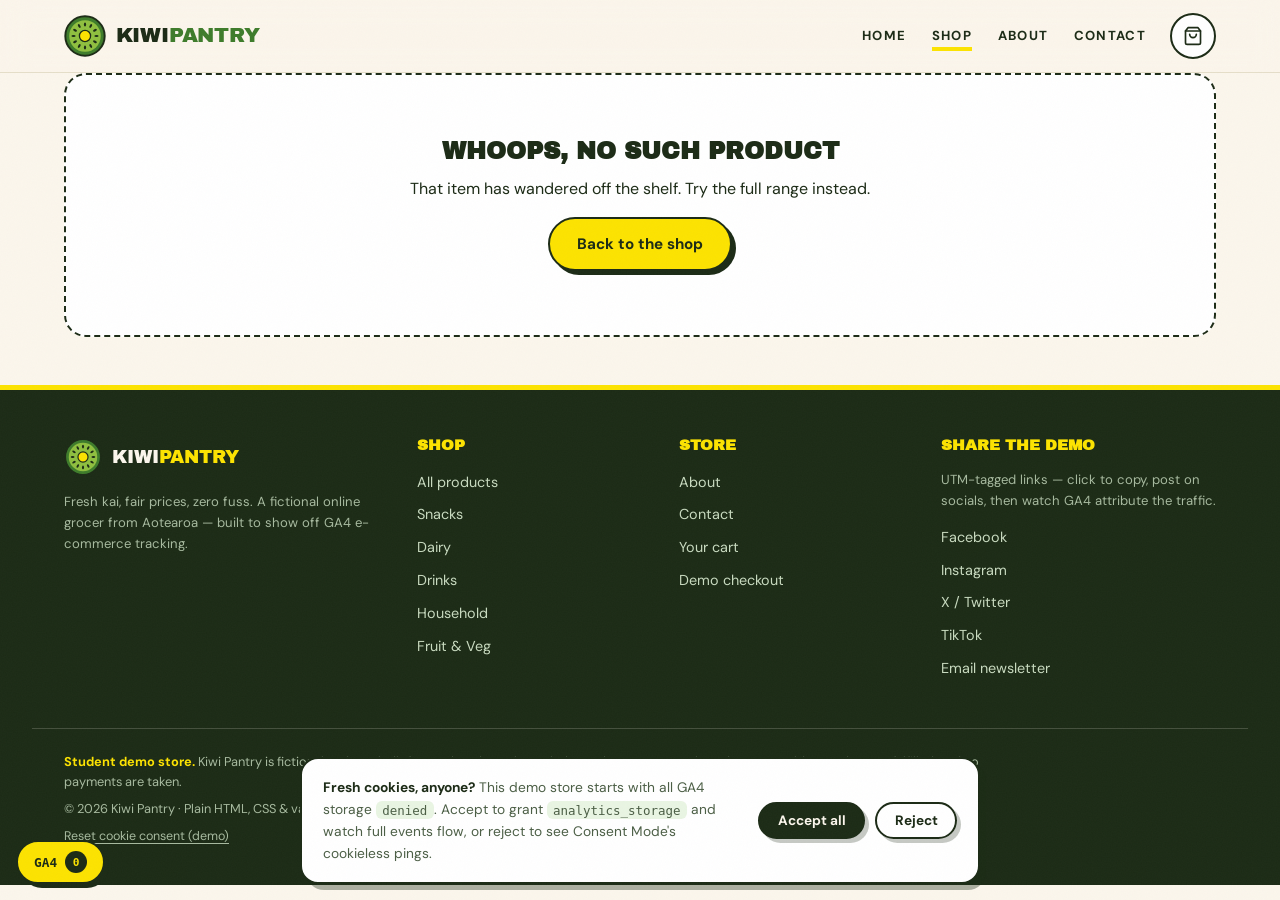
<file: product.html>
<!doctype html>
<html lang="en-NZ">
<head>
  <meta charset="utf-8">
  <meta name="viewport" content="width=device-width, initial-scale=1">
  <title>Product — Kiwi Pantry</title>
  <meta name="description" content="Product details at Kiwi Pantry — a fictional student demo grocery store. Prices in NZD; no real orders are fulfilled.">
  <link rel="icon" type="image/svg+xml" href="assets/logo.svg">
  <link rel="preconnect" href="https://fonts.googleapis.com">
  <link rel="preconnect" href="https://fonts.gstatic.com" crossorigin>
  <link href="https://fonts.googleapis.com/css2?family=Archivo+Black&family=DM+Sans:wght@400;500;700&display=swap" rel="stylesheet">
  <link rel="stylesheet" href="css/style.css?v=2">
</head>
<body data-page="shop">

  <header class="site-header" data-header>
    <div class="container header-inner">
      <a class="brand" href="index.html" data-testid="nav-logo" aria-label="Kiwi Pantry home">
        <img class="brand-mark" src="assets/logo.svg" alt="" width="42" height="42">
        <span class="brand-word">Kiwi<em>Pantry</em></span>
      </a>
      <nav class="site-nav" aria-label="Main">
        <a href="index.html" data-nav="home" data-testid="nav-home">Home</a>
        <a href="products.html" data-nav="shop" data-testid="nav-shop">Shop</a>
        <a href="about.html" data-nav="about" data-testid="nav-about">About</a>
        <a href="contact.html" data-nav="contact" data-testid="nav-contact">Contact</a>
      </nav>
      <div class="header-actions">
        <a class="cart-btn" href="cart.html" data-testid="nav-cart" aria-label="View your cart">
          <svg viewBox="0 0 24 24" fill="none" stroke="currentColor" stroke-width="2" stroke-linecap="round" stroke-linejoin="round" aria-hidden="true"><path d="M6 2 3 6v14a2 2 0 0 0 2 2h14a2 2 0 0 0 2-2V6l-3-4Z"/><path d="M3 6h18"/><path d="M16 10a4 4 0 0 1-8 0"/></svg>
          <span class="cart-count" data-cart-count data-testid="cart-count">0</span>
        </a>
        <button class="nav-toggle" type="button" data-nav-toggle data-testid="nav-toggle" aria-label="Toggle menu" aria-expanded="false">
          <svg viewBox="0 0 24 24" fill="none" stroke="currentColor" stroke-width="2.5" stroke-linecap="round" aria-hidden="true"><path d="M4 7h16M4 12h16M4 17h16"/></svg>
        </button>
      </div>
    </div>
  </header>

  <main class="container" data-product-root>
    <p style="padding-block:3rem;color:var(--ink-70)">Loading product…</p>
  </main>

  <footer class="site-footer">
    <div class="container footer-grid">
      <div>
        <div class="footer-brand"><img src="assets/logo.svg" alt="" width="38" height="38"><span>Kiwi<em>Pantry</em></span></div>
        <p class="footer-note">Fresh kai, fair prices, zero fuss. A fictional online grocer from Aotearoa — built to show off GA4 e-commerce tracking.</p>
      </div>
      <div>
        <h3>Shop</h3>
        <ul>
          <li><a href="products.html">All products</a></li>
          <li><a href="products.html?cat=Snacks">Snacks</a></li>
          <li><a href="products.html?cat=Dairy">Dairy</a></li>
          <li><a href="products.html?cat=Drinks">Drinks</a></li>
          <li><a href="products.html?cat=Household">Household</a></li>
          <li><a href="products.html?cat=Fruit%20%26%20Veg">Fruit &amp; Veg</a></li>
        </ul>
      </div>
      <div>
        <h3>Store</h3>
        <ul>
          <li><a href="about.html">About</a></li>
          <li><a href="contact.html">Contact</a></li>
          <li><a href="cart.html">Your cart</a></li>
          <li><a href="checkout.html">Demo checkout</a></li>
        </ul>
      </div>
      <div>
        <h3>Share the demo</h3>
        <p class="footer-note">UTM-tagged links — click to copy, post on socials, then watch GA4 attribute the traffic.</p>
        <ul data-share-list></ul>
      </div>
    </div>
    <div class="footer-disclaimer container">
      <p><strong>Student demo store.</strong> Kiwi Pantry is fictional and was built for a university web-analytics assignment. No real products are sold, no orders are fulfilled, and no payments are taken.</p>
      <p>© <span data-year>2026</span> Kiwi Pantry · Plain HTML, CSS &amp; vanilla JS · GA4 e-commerce demo · Prices in NZD</p>
    </div>
  </footer>

  <script src="js/data.js" defer></script>
  <script src="js/analytics.js" defer></script>
  <script src="js/cart.js" defer></script>
  <script src="js/main.js" defer></script>
  <script src="js/product.js" defer></script>
</body>
</html>
</file>
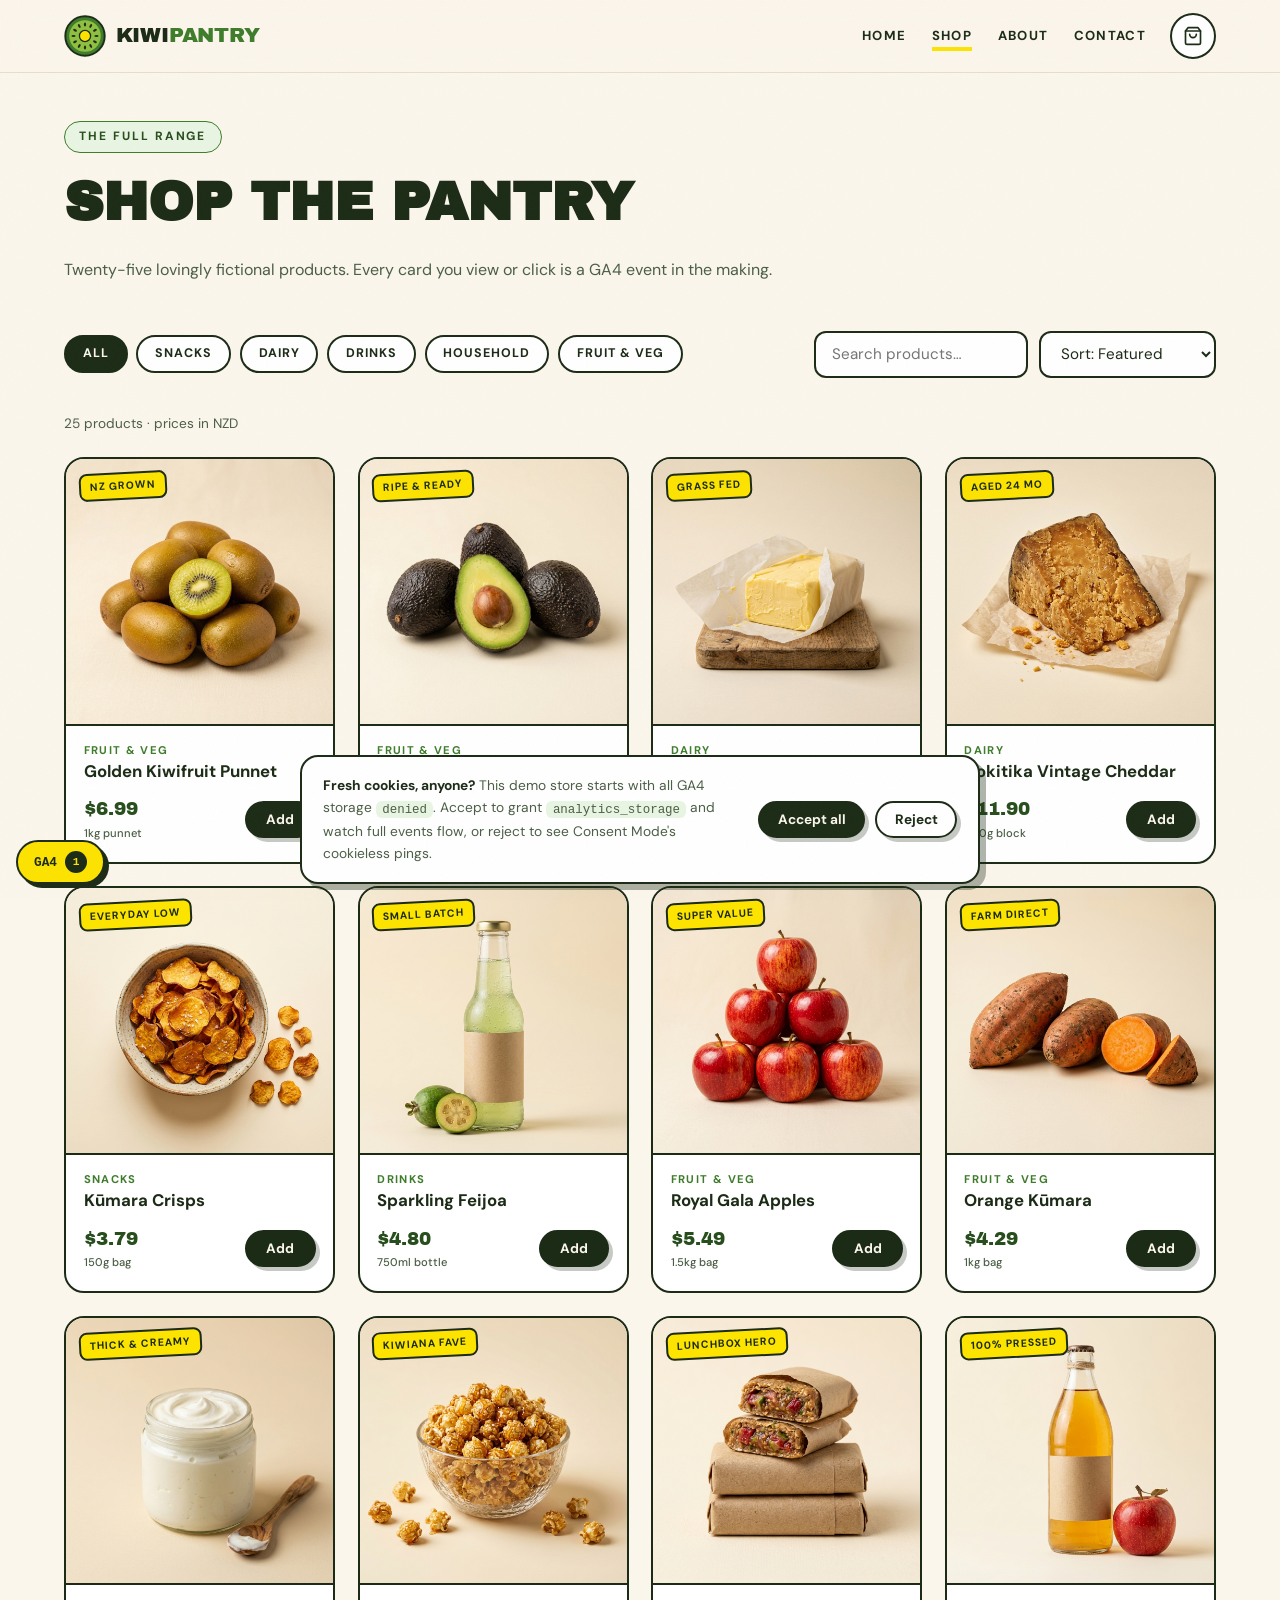
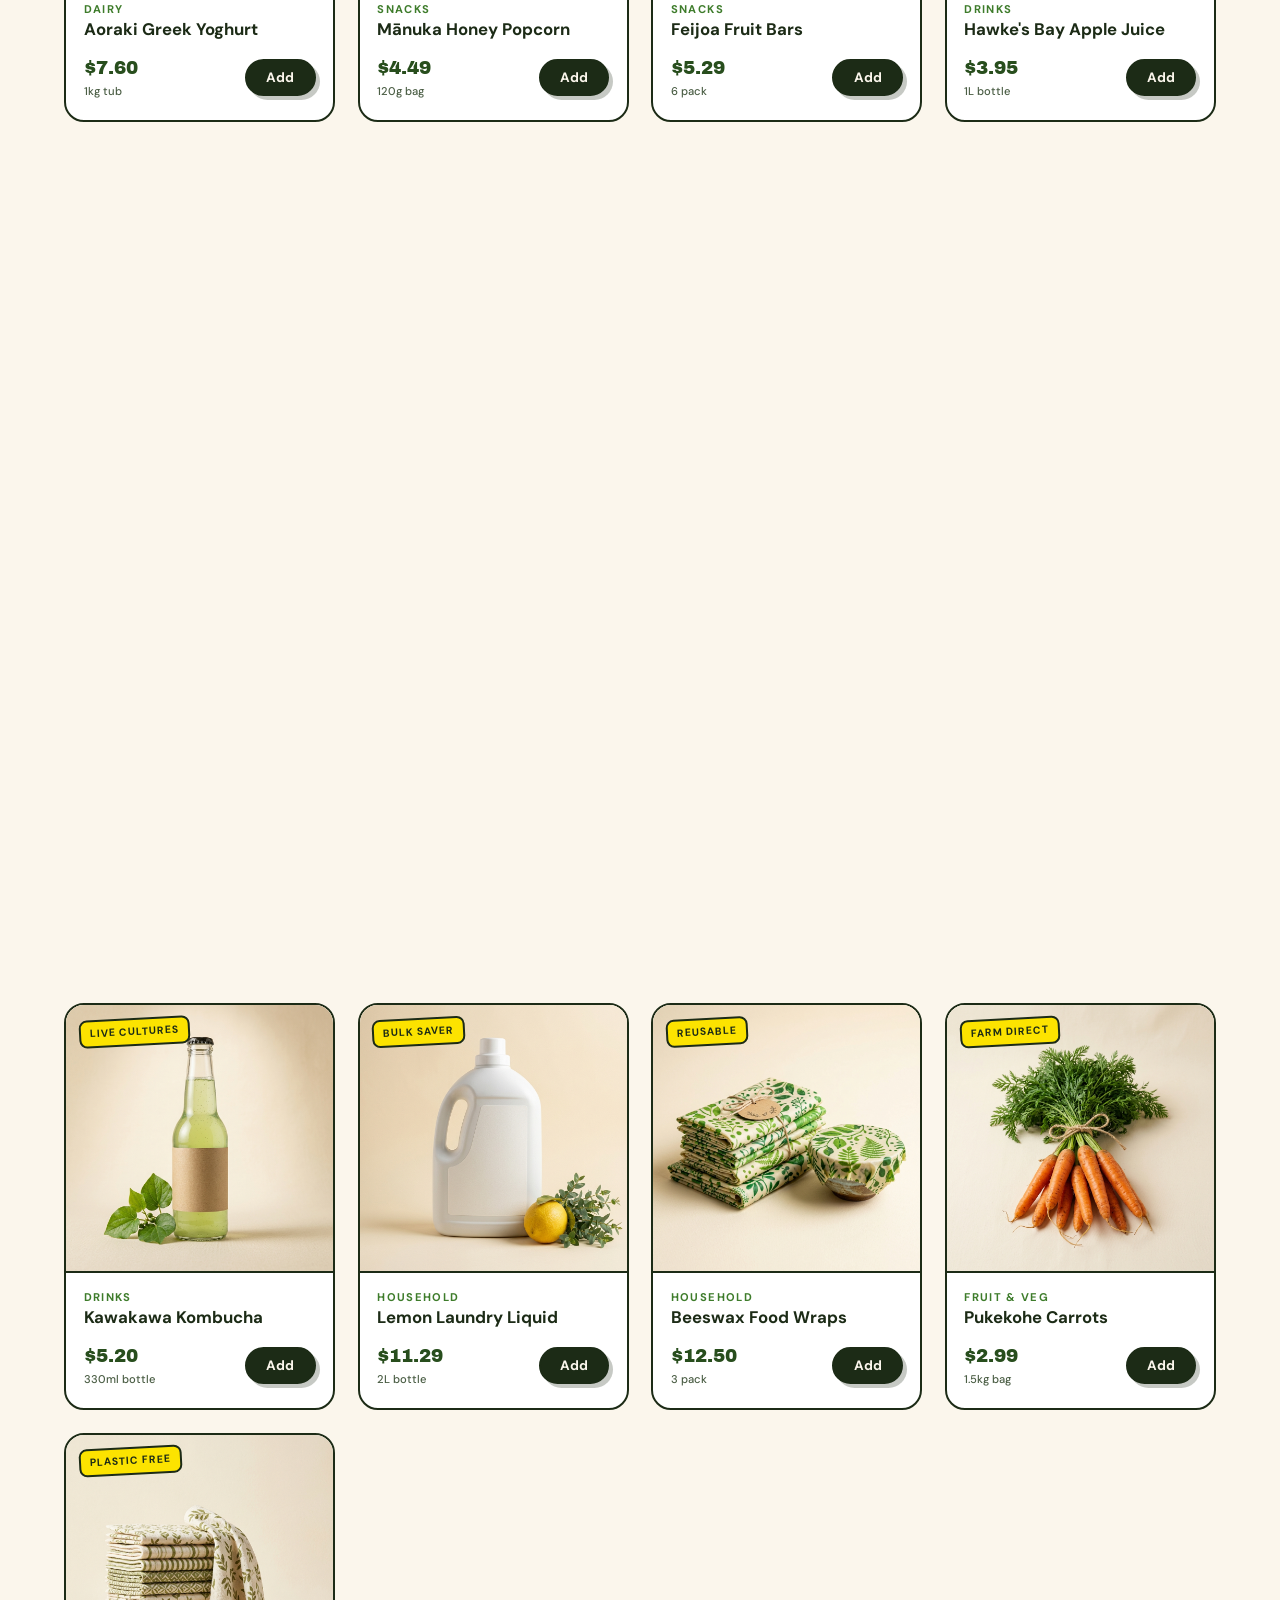
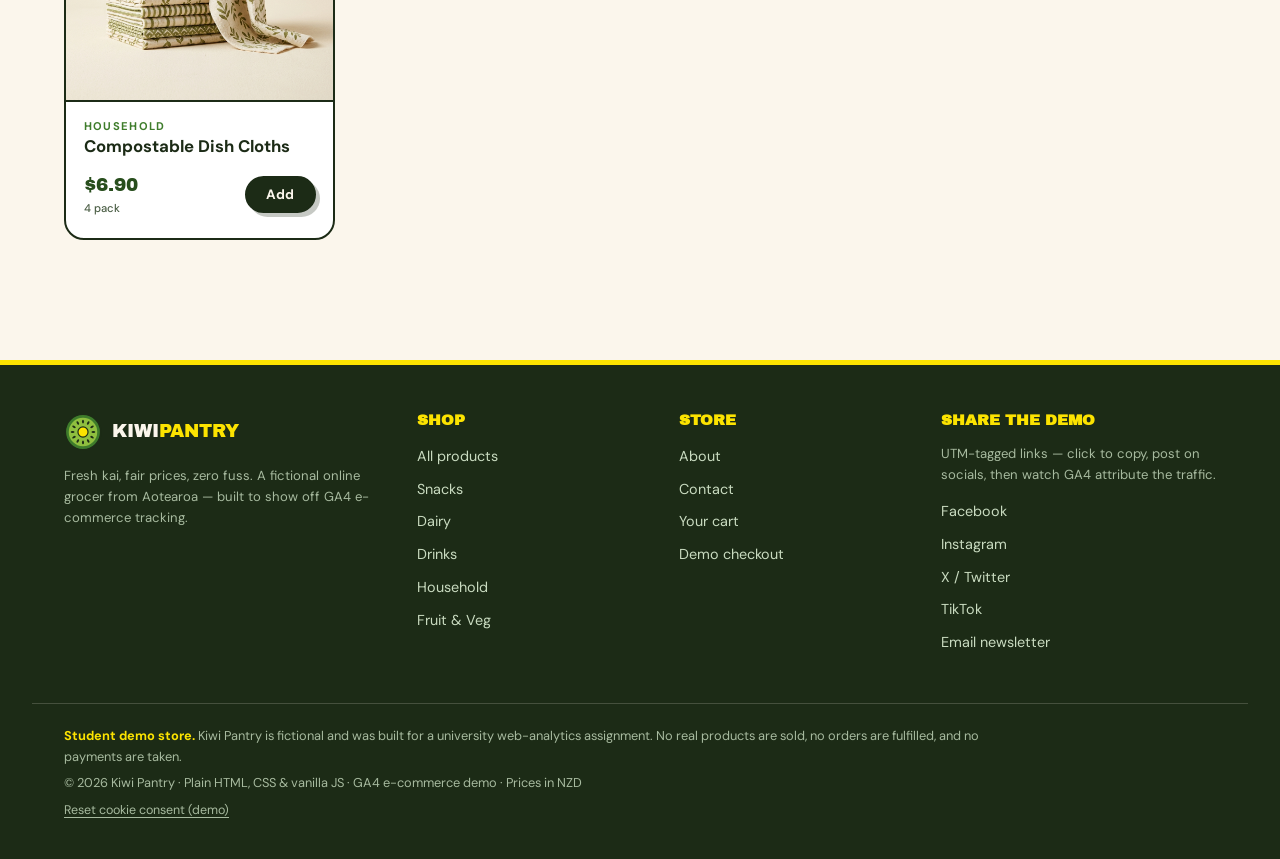
<file: products.html>
<!doctype html>
<html lang="en-NZ">
<head>
  <meta charset="utf-8">
  <meta name="viewport" content="width=device-width, initial-scale=1">
  <title>Shop — Kiwi Pantry</title>
  <meta name="description" content="Browse all 15 demo products at Kiwi Pantry — Snacks, Dairy, Drinks, Household and Fruit & Veg. Prices in NZD. Student demo store; no real orders.">
  <link rel="icon" type="image/svg+xml" href="assets/logo.svg">
  <link rel="preconnect" href="https://fonts.googleapis.com">
  <link rel="preconnect" href="https://fonts.gstatic.com" crossorigin>
  <link href="https://fonts.googleapis.com/css2?family=Archivo+Black&family=DM+Sans:wght@400;500;700&display=swap" rel="stylesheet">
  <link rel="stylesheet" href="css/style.css?v=2">
</head>
<body data-page="shop">

  <header class="site-header" data-header>
    <div class="container header-inner">
      <a class="brand" href="index.html" data-testid="nav-logo" aria-label="Kiwi Pantry home">
        <img class="brand-mark" src="assets/logo.svg" alt="" width="42" height="42">
        <span class="brand-word">Kiwi<em>Pantry</em></span>
      </a>
      <nav class="site-nav" aria-label="Main">
        <a href="index.html" data-nav="home" data-testid="nav-home">Home</a>
        <a href="products.html" data-nav="shop" data-testid="nav-shop">Shop</a>
        <a href="about.html" data-nav="about" data-testid="nav-about">About</a>
        <a href="contact.html" data-nav="contact" data-testid="nav-contact">Contact</a>
      </nav>
      <div class="header-actions">
        <a class="cart-btn" href="cart.html" data-testid="nav-cart" aria-label="View your cart">
          <svg viewBox="0 0 24 24" fill="none" stroke="currentColor" stroke-width="2" stroke-linecap="round" stroke-linejoin="round" aria-hidden="true"><path d="M6 2 3 6v14a2 2 0 0 0 2 2h14a2 2 0 0 0 2-2V6l-3-4Z"/><path d="M3 6h18"/><path d="M16 10a4 4 0 0 1-8 0"/></svg>
          <span class="cart-count" data-cart-count data-testid="cart-count">0</span>
        </a>
        <button class="nav-toggle" type="button" data-nav-toggle data-testid="nav-toggle" aria-label="Toggle menu" aria-expanded="false">
          <svg viewBox="0 0 24 24" fill="none" stroke="currentColor" stroke-width="2.5" stroke-linecap="round" aria-hidden="true"><path d="M4 7h16M4 12h16M4 17h16"/></svg>
        </button>
      </div>
    </div>
  </header>

  <main class="container">
    <div class="page-head">
      <span class="eyebrow">The full range</span>
      <h1>Shop the pantry</h1>
      <p style="color:var(--ink-70)">Twenty-five lovingly fictional products. Every card you view or click is a GA4 event in the making.</p>
    </div>

    <section class="section" style="padding-top:2rem">
      <div class="shop-toolbar">
        <div class="pills" data-filter-pills></div>
        <div class="shop-tools">
          <input class="input" type="search" placeholder="Search products…" aria-label="Search products" data-product-search data-testid="product-search">
          <select class="select" aria-label="Sort products" data-product-sort data-testid="product-sort">
            <option value="featured">Sort: Featured</option>
            <option value="price-asc">Price: low to high</option>
            <option value="price-desc">Price: high to low</option>
            <option value="name">Name: A–Z</option>
          </select>
        </div>
      </div>
      <p class="shop-count" data-shop-count></p>
      <div class="product-grid" data-product-grid></div>
      <div class="empty-state" data-shop-empty data-testid="shop-empty" hidden>
        <h2>No matches</h2>
        <p>Nothing on the shelf matches that search. Try “kiwi” instead — always a safe bet.</p>
      </div>
    </section>
  </main>

  <footer class="site-footer">
    <div class="container footer-grid">
      <div>
        <div class="footer-brand"><img src="assets/logo.svg" alt="" width="38" height="38"><span>Kiwi<em>Pantry</em></span></div>
        <p class="footer-note">Fresh kai, fair prices, zero fuss. A fictional online grocer from Aotearoa — built to show off GA4 e-commerce tracking.</p>
      </div>
      <div>
        <h3>Shop</h3>
        <ul>
          <li><a href="products.html">All products</a></li>
          <li><a href="products.html?cat=Snacks">Snacks</a></li>
          <li><a href="products.html?cat=Dairy">Dairy</a></li>
          <li><a href="products.html?cat=Drinks">Drinks</a></li>
          <li><a href="products.html?cat=Household">Household</a></li>
          <li><a href="products.html?cat=Fruit%20%26%20Veg">Fruit &amp; Veg</a></li>
        </ul>
      </div>
      <div>
        <h3>Store</h3>
        <ul>
          <li><a href="about.html">About</a></li>
          <li><a href="contact.html">Contact</a></li>
          <li><a href="cart.html">Your cart</a></li>
          <li><a href="checkout.html">Demo checkout</a></li>
        </ul>
      </div>
      <div>
        <h3>Share the demo</h3>
        <p class="footer-note">UTM-tagged links — click to copy, post on socials, then watch GA4 attribute the traffic.</p>
        <ul data-share-list></ul>
      </div>
    </div>
    <div class="footer-disclaimer container">
      <p><strong>Student demo store.</strong> Kiwi Pantry is fictional and was built for a university web-analytics assignment. No real products are sold, no orders are fulfilled, and no payments are taken.</p>
      <p>© <span data-year>2026</span> Kiwi Pantry · Plain HTML, CSS &amp; vanilla JS · GA4 e-commerce demo · Prices in NZD</p>
    </div>
  </footer>

  <script src="js/data.js" defer></script>
  <script src="js/analytics.js" defer></script>
  <script src="js/cart.js" defer></script>
  <script src="js/main.js" defer></script>
  <script src="js/products.js" defer></script>
</body>
</html>
</file>
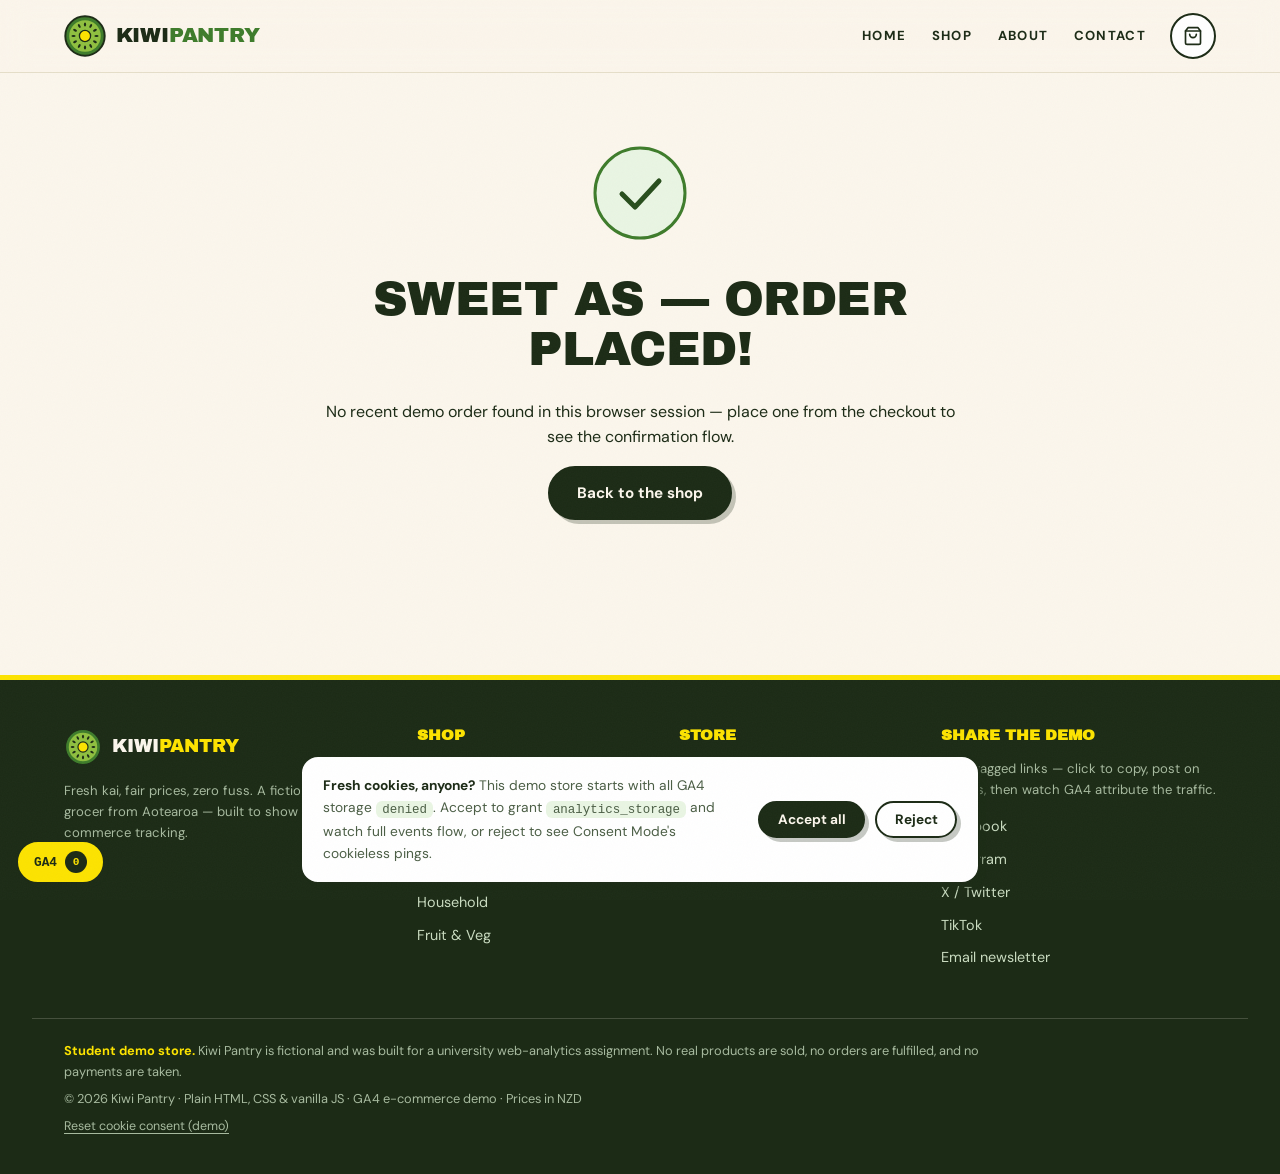
<file: thankyou.html>
<!doctype html>
<html lang="en-NZ">
<head>
  <meta charset="utf-8">
  <meta name="viewport" content="width=device-width, initial-scale=1">
  <title>Order Confirmed — Kiwi Pantry</title>
  <meta name="description" content="Your Kiwi Pantry demo order is confirmed. Student demo store — no real orders are fulfilled and nothing is ever charged.">
  <link rel="icon" type="image/svg+xml" href="assets/logo.svg">
  <link rel="preconnect" href="https://fonts.googleapis.com">
  <link rel="preconnect" href="https://fonts.gstatic.com" crossorigin>
  <link href="https://fonts.googleapis.com/css2?family=Archivo+Black&family=DM+Sans:wght@400;500;700&display=swap" rel="stylesheet">
  <link rel="stylesheet" href="css/style.css?v=2">
</head>
<body data-page="thankyou">

  <header class="site-header" data-header>
    <div class="container header-inner">
      <a class="brand" href="index.html" data-testid="nav-logo" aria-label="Kiwi Pantry home">
        <img class="brand-mark" src="assets/logo.svg" alt="" width="42" height="42">
        <span class="brand-word">Kiwi<em>Pantry</em></span>
      </a>
      <nav class="site-nav" aria-label="Main">
        <a href="index.html" data-nav="home" data-testid="nav-home">Home</a>
        <a href="products.html" data-nav="shop" data-testid="nav-shop">Shop</a>
        <a href="about.html" data-nav="about" data-testid="nav-about">About</a>
        <a href="contact.html" data-nav="contact" data-testid="nav-contact">Contact</a>
      </nav>
      <div class="header-actions">
        <a class="cart-btn" href="cart.html" data-testid="nav-cart" aria-label="View your cart">
          <svg viewBox="0 0 24 24" fill="none" stroke="currentColor" stroke-width="2" stroke-linecap="round" stroke-linejoin="round" aria-hidden="true"><path d="M6 2 3 6v14a2 2 0 0 0 2 2h14a2 2 0 0 0 2-2V6l-3-4Z"/><path d="M3 6h18"/><path d="M16 10a4 4 0 0 1-8 0"/></svg>
          <span class="cart-count" data-cart-count data-testid="cart-count">0</span>
        </a>
        <button class="nav-toggle" type="button" data-nav-toggle data-testid="nav-toggle" aria-label="Toggle menu" aria-expanded="false">
          <svg viewBox="0 0 24 24" fill="none" stroke="currentColor" stroke-width="2.5" stroke-linecap="round" aria-hidden="true"><path d="M4 7h16M4 12h16M4 17h16"/></svg>
        </button>
      </div>
    </div>
  </header>

  <main class="container" data-thankyou-root>
    <p style="padding-block:3rem;color:var(--ink-70)">Loading your confirmation…</p>
  </main>

  <footer class="site-footer">
    <div class="container footer-grid">
      <div>
        <div class="footer-brand"><img src="assets/logo.svg" alt="" width="38" height="38"><span>Kiwi<em>Pantry</em></span></div>
        <p class="footer-note">Fresh kai, fair prices, zero fuss. A fictional online grocer from Aotearoa — built to show off GA4 e-commerce tracking.</p>
      </div>
      <div>
        <h3>Shop</h3>
        <ul>
          <li><a href="products.html">All products</a></li>
          <li><a href="products.html?cat=Snacks">Snacks</a></li>
          <li><a href="products.html?cat=Dairy">Dairy</a></li>
          <li><a href="products.html?cat=Drinks">Drinks</a></li>
          <li><a href="products.html?cat=Household">Household</a></li>
          <li><a href="products.html?cat=Fruit%20%26%20Veg">Fruit &amp; Veg</a></li>
        </ul>
      </div>
      <div>
        <h3>Store</h3>
        <ul>
          <li><a href="about.html">About</a></li>
          <li><a href="contact.html">Contact</a></li>
          <li><a href="cart.html">Your cart</a></li>
          <li><a href="checkout.html">Demo checkout</a></li>
        </ul>
      </div>
      <div>
        <h3>Share the demo</h3>
        <p class="footer-note">UTM-tagged links — click to copy, post on socials, then watch GA4 attribute the traffic.</p>
        <ul data-share-list></ul>
      </div>
    </div>
    <div class="footer-disclaimer container">
      <p><strong>Student demo store.</strong> Kiwi Pantry is fictional and was built for a university web-analytics assignment. No real products are sold, no orders are fulfilled, and no payments are taken.</p>
      <p>© <span data-year>2026</span> Kiwi Pantry · Plain HTML, CSS &amp; vanilla JS · GA4 e-commerce demo · Prices in NZD</p>
    </div>
  </footer>

  <script src="js/data.js" defer></script>
  <script src="js/analytics.js" defer></script>
  <script src="js/cart.js" defer></script>
  <script src="js/main.js" defer></script>
  <script src="js/thankyou.js" defer></script>
</body>
</html>
</file>
<file: css/style.css>
/* ============================================================
   KIWI PANTRY — design system
   Fresh organic kiwi-green on warm cream, with punchy
   NZ supermarket value-retail typography.
   ============================================================ */

:root {
  --cream: #FBF6EC;
  --cream-2: #F4EBD9;
  --card: #FFFFFF;
  --ink: #1C2B16;
  --ink-70: #4B5E45;
  --green: #3E7C2B;
  --green-deep: #284E1D;
  --green-tint: #E9F5E3;
  --yellow: #FCE300;
  --orange: #D95C14;
  --line: #E5DEC9;
  --font-display: "Archivo Black", "Arial Black", sans-serif;
  --font-body: "DM Sans", "Helvetica Neue", sans-serif;
  --shadow-pop: 5px 5px 0 var(--ink);
  --ease-spring: cubic-bezier(0.16, 1, 0.3, 1);
}

*, *::before, *::after { box-sizing: border-box; }

html { scroll-behavior: smooth; }

body {
  margin: 0;
  font-family: var(--font-body);
  font-size: 1rem;
  line-height: 1.6;
  color: var(--ink);
  background: var(--cream);
  -webkit-font-smoothing: antialiased;
}

/* film-grain texture over the whole experience */
body::after {
  content: "";
  position: fixed;
  inset: 0;
  z-index: 2000;
  pointer-events: none;
  opacity: 0.05;
  background-image: url("data:image/svg+xml;utf8,<svg xmlns='http://www.w3.org/2000/svg' width='160' height='160'><filter id='n'><feTurbulence type='fractalNoise' baseFrequency='0.8' numOctaves='2'/></filter><rect width='160' height='160' filter='url(%23n)' opacity='0.55'/></svg>");
}

::selection { background: var(--yellow); color: var(--ink); }

img { max-width: 100%; display: block; }

h1, h2, h3, h4 { margin: 0 0 0.5em; line-height: 1.05; }

p { margin: 0 0 1em; }

a { color: var(--green-deep); }

:focus-visible { outline: 3px solid var(--green); outline-offset: 2px; border-radius: 4px; }

.container { max-width: 76rem; margin-inline: auto; padding-inline: 1.25rem; }
@media (min-width: 768px) { .container { padding-inline: 2rem; } }

.display { font-family: var(--font-display); font-weight: 400; text-transform: uppercase; letter-spacing: -0.01em; }

.eyebrow {
  display: inline-block;
  font-size: 0.75rem;
  font-weight: 700;
  letter-spacing: 0.16em;
  text-transform: uppercase;
  background: var(--green-tint);
  color: var(--green-deep);
  border: 1.5px solid var(--green);
  border-radius: 999px;
  padding: 0.35rem 0.9rem;
  margin-bottom: 1.25rem;
}

/* ---------- buttons ---------- */
.btn {
  display: inline-flex;
  align-items: center;
  gap: 0.5rem;
  padding: 0.8rem 1.7rem;
  font-family: var(--font-body);
  font-size: 0.95rem;
  font-weight: 700;
  text-decoration: none;
  color: var(--cream);
  background: var(--ink);
  border: 2px solid var(--ink);
  border-radius: 999px;
  cursor: pointer;
  box-shadow: 4px 4px 0 rgba(28, 43, 22, 0.25);
  transition: transform 0.2s var(--ease-spring), box-shadow 0.2s var(--ease-spring), background-color 0.2s;
}
.btn:hover { transform: translate(-2px, -2px); box-shadow: 6px 6px 0 rgba(28, 43, 22, 0.3); background: var(--green-deep); }
.btn:active { transform: translate(2px, 2px); box-shadow: 0 0 0 rgba(0,0,0,0); }

.btn--yellow { background: var(--yellow); color: var(--ink); box-shadow: 4px 4px 0 var(--ink); }
.btn--yellow:hover { background: #ffe733; box-shadow: 6px 6px 0 var(--ink); }

.btn--ghost { background: transparent; color: var(--ink); }
.btn--ghost:hover { background: var(--green-tint); }

.btn--sm { padding: 0.5rem 1.1rem; font-size: 0.85rem; }

/* ---------- header ---------- */
.site-header {
  position: sticky;
  top: 0;
  z-index: 100;
  background: rgba(251, 246, 236, 0.9);
  backdrop-filter: blur(14px);
  -webkit-backdrop-filter: blur(14px);
  border-bottom: 1px solid var(--line);
  transition: box-shadow 0.25s;
}
.site-header.scrolled { box-shadow: 0 6px 24px rgba(28, 43, 22, 0.08); }

.header-inner { display: flex; align-items: center; gap: 1.5rem; padding-block: 0.8rem; }

.brand { display: inline-flex; align-items: center; gap: 0.6rem; text-decoration: none; }
.brand-mark { width: 42px; height: 42px; transition: transform 0.4s var(--ease-spring); }
.brand:hover .brand-mark { transform: rotate(-12deg) scale(1.06); }
.brand-word { font-family: var(--font-display); font-size: 1.3rem; text-transform: uppercase; color: var(--ink); letter-spacing: -0.01em; }
.brand-word em { font-style: normal; color: var(--green); }

.site-nav { display: flex; gap: 1.6rem; margin-left: auto; }
.site-nav a {
  position: relative;
  font-size: 0.82rem;
  font-weight: 700;
  letter-spacing: 0.1em;
  text-transform: uppercase;
  text-decoration: none;
  color: var(--ink);
  padding-block: 0.3rem;
}
.site-nav a::after {
  content: "";
  position: absolute;
  left: 0; right: 100%; bottom: 0;
  height: 4px;
  background: var(--yellow);
  transition: right 0.3s var(--ease-spring);
  z-index: -1;
}
.site-nav a:hover::after, .site-nav a[aria-current="page"]::after { right: 0; }

.header-actions { display: flex; align-items: center; gap: 0.8rem; }

.cart-btn {
  position: relative;
  display: inline-flex;
  align-items: center;
  justify-content: center;
  width: 46px; height: 46px;
  background: var(--card);
  border: 2px solid var(--ink);
  border-radius: 999px;
  color: var(--ink);
  transition: transform 0.2s var(--ease-spring), background-color 0.2s;
}
.cart-btn:hover { transform: translateY(-2px); background: var(--green-tint); }
.cart-btn svg { width: 20px; height: 20px; }
.cart-count {
  position: absolute;
  top: -6px; right: -6px;
  min-width: 22px; height: 22px;
  display: grid;
  place-items: center;
  font-size: 0.72rem;
  font-weight: 700;
  background: var(--yellow);
  color: var(--ink);
  border: 2px solid var(--ink);
  border-radius: 999px;
  padding-inline: 4px;
  transition: transform 0.2s;
}
.cart-count.is-empty { opacity: 0; transform: scale(0.4); }
.cart-count.bump { animation: bump 0.45s var(--ease-spring); }
@keyframes bump { 40% { transform: scale(1.45) rotate(8deg); } }

.nav-toggle {
  display: none;
  width: 46px; height: 46px;
  background: var(--card);
  border: 2px solid var(--ink);
  border-radius: 999px;
  cursor: pointer;
  align-items: center;
  justify-content: center;
}
.nav-toggle svg { width: 20px; height: 20px; }

@media (max-width: 760px) {
  .nav-toggle { display: inline-flex; }
  .header-actions { margin-left: auto; }
  .site-nav {
    display: none;
    position: absolute;
    top: 100%; left: 0; right: 0;
    flex-direction: column;
    gap: 0.25rem;
    background: var(--cream);
    border-bottom: 2px solid var(--ink);
    padding: 1rem 1.5rem 1.5rem;
  }
  body.nav-open .site-nav { display: flex; }
  .site-nav a { font-size: 1rem; padding-block: 0.6rem; }
}

/* ---------- hero ---------- */
.hero { padding-block: 3.5rem 4.5rem; overflow: hidden; }
@media (min-width: 900px) {
  .hero { padding-block: 5rem 6rem; }
  .hero-grid { display: grid; grid-template-columns: 1.05fr 0.95fr; gap: 3.5rem; align-items: center; }
}

.hero-title {
  font-family: var(--font-display);
  font-size: clamp(2.9rem, 8vw, 5.6rem);
  line-height: 0.98;
  text-transform: uppercase;
  letter-spacing: -0.02em;
  margin-bottom: 1.4rem;
}
.hero-title .hl { display: block; overflow: hidden; padding-bottom: 0.08em; }
.hero-title .hl > span {
  display: block;
  transform: translateY(115%);
  animation: hl-up 0.9s var(--ease-spring) forwards;
  animation-delay: var(--d, 0s);
}
@keyframes hl-up { to { transform: translateY(0); } }

.hero-title mark {
  background: linear-gradient(transparent 52%, var(--yellow) 52%);
  color: inherit;
  padding-inline: 0.06em;
}
.hero-title .outline {
  color: transparent;
  -webkit-text-stroke: 2.5px var(--green);
}

.hero-sub { font-size: 1.05rem; color: var(--ink-70); max-width: 34rem; margin-bottom: 2rem; }

.hero-ctas { display: flex; flex-wrap: wrap; gap: 1rem; margin-bottom: 2.2rem; }

.hero-proof { display: flex; gap: 2rem; flex-wrap: wrap; }
.hero-proof div { font-size: 0.85rem; color: var(--ink-70); }
.hero-proof strong { display: block; font-family: var(--font-display); font-size: 1.4rem; color: var(--ink); }

.hero-figure { position: relative; margin-top: 3rem; }
@media (min-width: 900px) { .hero-figure { margin-top: 0; } }

.hero-frame {
  border: 2.5px solid var(--ink);
  border-radius: 46% 54% 52% 48% / 48% 46% 54% 52%;
  overflow: hidden;
  box-shadow: 12px 12px 0 var(--green);
  aspect-ratio: 1 / 1;
  will-change: transform;
}
.hero-frame img { width: 100%; height: 100%; object-fit: cover; }

.hero-sticker {
  position: absolute;
  top: -1.2rem; right: 4%;
  width: 118px; height: 118px;
  display: grid;
  place-items: center;
  text-align: center;
  font-family: var(--font-display);
  font-size: 0.78rem;
  line-height: 1.25;
  text-transform: uppercase;
  background: var(--yellow);
  color: var(--ink);
  border: 2.5px solid var(--ink);
  border-radius: 50%;
  transform: rotate(9deg);
  box-shadow: 4px 4px 0 var(--ink);
  animation: sticker-float 5s ease-in-out infinite;
  z-index: 2;
}
.hero-sticker small { display: block; font-family: var(--font-body); font-weight: 700; font-size: 0.62rem; letter-spacing: 0.08em; }
@keyframes sticker-float { 50% { transform: rotate(4deg) translateY(-10px); } }

.hero-chip {
  position: absolute;
  bottom: 8%; left: -0.5rem;
  background: var(--card);
  border: 2px solid var(--ink);
  border-radius: 16px;
  box-shadow: var(--shadow-pop);
  padding: 0.7rem 1.1rem;
  font-size: 0.8rem;
  font-weight: 700;
  transform: rotate(-4deg);
  animation: sticker-float 6s ease-in-out infinite reverse;
  z-index: 2;
}
.hero-chip span { color: var(--green); font-family: var(--font-display); }

/* ---------- marquee ---------- */
.marquee {
  background: var(--yellow);
  border-block: 2.5px solid var(--ink);
  overflow: hidden;
  padding-block: 0.65rem;
}
.marquee-track {
  display: flex;
  gap: 3rem;
  width: max-content;
  animation: marquee 28s linear infinite;
}
.marquee:hover .marquee-track { animation-play-state: paused; }
.marquee-track span {
  font-family: var(--font-display);
  font-size: 0.95rem;
  text-transform: uppercase;
  letter-spacing: 0.04em;
  white-space: nowrap;
  display: inline-flex;
  align-items: center;
  gap: 3rem;
}
.marquee-track span::after { content: "✦"; font-size: 0.8em; }
@keyframes marquee { to { transform: translateX(-50%); } }

/* ---------- sections ---------- */
.section { padding-block: 4.5rem; }
.section-head { display: flex; align-items: end; justify-content: space-between; gap: 1.5rem; flex-wrap: wrap; margin-bottom: 2.5rem; }
.section-head h2 { font-family: var(--font-display); font-size: clamp(1.8rem, 4vw, 2.7rem); text-transform: uppercase; margin: 0; }
.section-head .link-more { font-weight: 700; text-decoration: none; border-bottom: 4px solid var(--yellow); }

/* ---------- category bento ---------- */
.bento { display: grid; grid-template-columns: 1fr; gap: 1.1rem; }
@media (min-width: 640px) { .bento { grid-template-columns: repeat(2, 1fr); } }
@media (min-width: 1000px) {
  .bento { grid-template-columns: repeat(12, 1fr); }
  .bento-tile--hero { grid-column: span 6; grid-row: span 2; }
  .bento-tile { grid-column: span 3; }
}

.bento-tile {
  position: relative;
  display: block;
  min-height: 210px;
  border: 2.5px solid var(--ink);
  border-radius: 22px;
  overflow: hidden;
  text-decoration: none;
  box-shadow: 5px 5px 0 rgba(28, 43, 22, 0.18);
  transition: transform 0.3s var(--ease-spring), box-shadow 0.3s var(--ease-spring);
}
.bento-tile--hero { min-height: 320px; }
.bento-tile:hover { transform: translateY(-5px); box-shadow: 8px 9px 0 rgba(28, 43, 22, 0.22); }
.bento-tile img {
  position: absolute; inset: 0;
  width: 100%; height: 100%;
  object-fit: cover;
  transition: transform 0.6s var(--ease-spring);
}
.bento-tile:hover img { transform: scale(1.06); }
.bento-tile::after {
  content: "";
  position: absolute; inset: 0;
  background: linear-gradient(180deg, rgba(28,43,22,0) 30%, rgba(28,43,22,0.82) 100%);
}
.bento-info {
  position: absolute;
  left: 1.2rem; right: 1.2rem; bottom: 1.1rem;
  z-index: 2;
  display: flex;
  align-items: end;
  justify-content: space-between;
  gap: 0.8rem;
  color: var(--cream);
}
.bento-info h3 { font-family: var(--font-display); font-size: 1.25rem; text-transform: uppercase; margin: 0 0 0.2rem; }
.bento-tile--hero .bento-info h3 { font-size: 1.8rem; }
.bento-info p { margin: 0; font-size: 0.82rem; opacity: 0.85; }
.bento-arrow {
  flex: none;
  width: 42px; height: 42px;
  display: grid;
  place-items: center;
  background: var(--yellow);
  color: var(--ink);
  border: 2px solid var(--ink);
  border-radius: 50%;
  transition: transform 0.3s var(--ease-spring);
}
.bento-tile:hover .bento-arrow { transform: rotate(-45deg) scale(1.1); }
.bento-arrow svg { width: 17px; height: 17px; }

/* ---------- product cards ---------- */
.product-grid { display: grid; grid-template-columns: 1fr; gap: 1.4rem; }
@media (min-width: 560px) { .product-grid { grid-template-columns: repeat(2, 1fr); } }
@media (min-width: 900px) { .product-grid { grid-template-columns: repeat(3, 1fr); } }
@media (min-width: 1150px) { .product-grid { grid-template-columns: repeat(4, 1fr); } }

.product-card {
  display: flex;
  flex-direction: column;
  background: var(--card);
  border: 2px solid var(--ink);
  border-radius: 20px;
  overflow: hidden;
  transition: transform 0.28s var(--ease-spring), box-shadow 0.28s var(--ease-spring);
}
.product-card:hover { transform: translateY(-5px); box-shadow: 7px 8px 0 rgba(28, 43, 22, 0.2); }

.product-card-media {
  position: relative;
  display: block;
  aspect-ratio: 1 / 1;
  background: var(--cream-2);
  overflow: hidden;
  border-bottom: 2px solid var(--ink);
}
.product-card-media img { width: 100%; height: 100%; object-fit: cover; transition: transform 0.5s var(--ease-spring); }
.product-card:hover .product-card-media img { transform: scale(1.05); }

.badge {
  position: absolute;
  top: 0.8rem; left: 0.8rem;
  font-size: 0.65rem;
  font-weight: 700;
  letter-spacing: 0.1em;
  text-transform: uppercase;
  background: var(--yellow);
  color: var(--ink);
  border: 2px solid var(--ink);
  border-radius: 8px;
  padding: 0.22rem 0.55rem;
  transform: rotate(-3deg);
}

.product-card-body { display: flex; flex-direction: column; gap: 0.15rem; padding: 1rem 1.1rem 1.2rem; flex: 1; }
.product-cat { font-size: 0.7rem; font-weight: 700; letter-spacing: 0.12em; text-transform: uppercase; color: var(--green); }
.product-name { font-size: 1.05rem; font-weight: 700; margin: 0; }
.product-name a { color: var(--ink); text-decoration: none; }
.product-name a:hover { color: var(--green-deep); text-decoration: underline; text-decoration-color: var(--yellow); text-decoration-thickness: 4px; }

.product-foot { display: flex; align-items: center; justify-content: space-between; gap: 0.8rem; margin-top: auto; padding-top: 0.8rem; }
.price { font-family: var(--font-display); font-size: 1.15rem; color: var(--green-deep); }
.price small { font-family: var(--font-body); font-weight: 500; font-size: 0.7rem; color: var(--ink-70); display: block; }

.btn-add { padding: 0.5rem 1.2rem; font-size: 0.85rem; }

/* ---------- shop toolbar ---------- */
.shop-toolbar { display: flex; flex-wrap: wrap; gap: 0.8rem; align-items: center; margin-bottom: 2.2rem; }
.pills { display: flex; flex-wrap: wrap; gap: 0.55rem; }
.pill {
  font-family: var(--font-body);
  font-size: 0.78rem;
  font-weight: 700;
  letter-spacing: 0.08em;
  text-transform: uppercase;
  text-decoration: none;
  color: var(--ink);
  background: var(--card);
  border: 2px solid var(--ink);
  border-radius: 999px;
  padding: 0.45rem 1.05rem;
  cursor: pointer;
  transition: background-color 0.2s, color 0.2s, transform 0.2s var(--ease-spring);
}
.pill:hover { transform: translateY(-2px); }
.pill[aria-current="true"] { background: var(--ink); color: var(--cream); }

.shop-tools { display: flex; gap: 0.7rem; margin-left: auto; flex-wrap: wrap; }
.input, .select {
  font-family: var(--font-body);
  font-size: 0.95rem;
  color: var(--ink);
  background: var(--card);
  border: 2px solid var(--ink);
  border-radius: 12px;
  padding: 0.65rem 1rem;
}
.input:focus, .select:focus { outline: none; border-color: var(--green); box-shadow: 3px 3px 0 var(--green-tint); }

.shop-count { font-size: 0.85rem; color: var(--ink-70); margin-bottom: 1.4rem; }

.empty-state {
  text-align: center;
  padding: 4rem 1.5rem;
  background: var(--card);
  border: 2px dashed var(--ink);
  border-radius: 22px;
}
.empty-state h2 { font-family: var(--font-display); text-transform: uppercase; }

/* ---------- product detail ---------- */
.detail-grid { display: grid; gap: 2.5rem; padding-block: 3rem; }
@media (min-width: 900px) { .detail-grid { grid-template-columns: 1fr 1fr; align-items: start; } }

.detail-media {
  position: sticky;
  top: 6.5rem;
  border: 2.5px solid var(--ink);
  border-radius: 26px;
  overflow: hidden;
  box-shadow: 10px 10px 0 var(--green);
  aspect-ratio: 1 / 1;
  background: var(--cream-2);
}
.detail-media img { width: 100%; height: 100%; object-fit: cover; }

.detail-badge {
  display: inline-block;
  font-size: 0.68rem;
  font-weight: 700;
  letter-spacing: 0.12em;
  text-transform: uppercase;
  background: var(--yellow);
  border: 2px solid var(--ink);
  border-radius: 8px;
  padding: 0.25rem 0.6rem;
  transform: rotate(-2deg);
  margin-bottom: 1rem;
}
.detail-title { font-family: var(--font-display); font-size: clamp(1.9rem, 4vw, 2.9rem); text-transform: uppercase; }
.detail-cat { font-size: 0.8rem; font-weight: 700; letter-spacing: 0.12em; text-transform: uppercase; color: var(--green); margin-bottom: 0.4rem; }
.detail-price { font-family: var(--font-display); font-size: 2rem; color: var(--green-deep); margin-block: 0.8rem 1.2rem; }
.detail-price small { font-family: var(--font-body); font-size: 0.85rem; font-weight: 500; color: var(--ink-70); }
.detail-desc { color: var(--ink-70); max-width: 32rem; }

.detail-meta { list-style: none; margin: 1.4rem 0; padding: 0; border-top: 1px solid var(--line); }
.detail-meta li { display: flex; justify-content: space-between; gap: 1rem; padding: 0.55rem 0; border-bottom: 1px solid var(--line); font-size: 0.9rem; }
.detail-meta li span:first-child { color: var(--ink-70); }

.detail-actions { display: flex; flex-wrap: wrap; gap: 0.9rem; align-items: center; margin-top: 1.6rem; }

.qty-stepper {
  display: inline-flex;
  align-items: center;
  border: 2px solid var(--ink);
  border-radius: 999px;
  background: var(--card);
  overflow: hidden;
}
.qty-stepper button {
  width: 42px; height: 46px;
  font-size: 1.2rem;
  font-weight: 700;
  background: transparent;
  border: none;
  cursor: pointer;
  color: var(--ink);
  transition: background-color 0.15s;
}
.qty-stepper button:hover { background: var(--green-tint); }
.qty-stepper output { min-width: 40px; text-align: center; font-weight: 700; font-size: 1rem; }

/* ---------- analytics banner ---------- */
.analytics-banner {
  background: var(--ink);
  color: var(--cream);
  border-block: 2.5px solid var(--ink);
}
.analytics-banner .section { padding-block: 3.5rem; }
.analytics-banner h2 { font-family: var(--font-display); font-size: clamp(1.6rem, 3.5vw, 2.4rem); text-transform: uppercase; color: var(--yellow); }
.analytics-banner p { color: #C9DBC0; max-width: 44rem; }
.event-chips { display: flex; flex-wrap: wrap; gap: 0.5rem; margin-top: 1.4rem; }
.event-chips code {
  font-family: "IBM Plex Mono", ui-monospace, monospace;
  font-size: 0.78rem;
  background: rgba(252, 227, 0, 0.12);
  color: var(--yellow);
  border: 1px solid rgba(252, 227, 0, 0.35);
  border-radius: 8px;
  padding: 0.3rem 0.65rem;
}

/* ---------- cart page ---------- */
.cart-layout { display: grid; gap: 2.5rem; padding-block: 3rem 4.5rem; }
@media (min-width: 940px) { .cart-layout { grid-template-columns: 1.5fr 1fr; align-items: start; } }

.cart-lines { display: flex; flex-direction: column; gap: 1rem; }
.cart-line {
  display: grid;
  grid-template-columns: 84px 1fr auto;
  gap: 1.1rem;
  align-items: center;
  background: var(--card);
  border: 2px solid var(--ink);
  border-radius: 18px;
  padding: 0.9rem;
}
.cart-line img { width: 84px; height: 84px; object-fit: cover; border: 2px solid var(--ink); border-radius: 12px; }
.cart-line-name { font-weight: 700; margin: 0 0 0.15rem; }
.cart-line-name a { color: var(--ink); text-decoration: none; }
.cart-line-name a:hover { text-decoration: underline; text-decoration-color: var(--yellow); text-decoration-thickness: 3px; }
.cart-line-meta { font-size: 0.8rem; color: var(--ink-70); margin: 0 0 0.5rem; }
.cart-line-controls { display: flex; align-items: center; gap: 0.9rem; }
.cart-line-controls .qty-stepper button { width: 34px; height: 38px; font-size: 1rem; }
.link-remove {
  font-size: 0.78rem;
  font-weight: 700;
  color: var(--orange);
  background: none;
  border: none;
  padding: 0;
  cursor: pointer;
  text-decoration: underline;
  text-underline-offset: 3px;
}
.cart-line-total { font-family: var(--font-display); font-size: 1.05rem; color: var(--green-deep); text-align: right; }
@media (max-width: 520px) {
  .cart-line { grid-template-columns: 64px 1fr; }
  .cart-line img { width: 64px; height: 64px; }
  .cart-line-total { grid-column: 1 / -1; text-align: left; }
}

.summary-card {
  background: var(--card);
  border: 2.5px solid var(--ink);
  border-radius: 22px;
  padding: 1.6rem;
  box-shadow: var(--shadow-pop);
}
@media (min-width: 940px) { .summary-card { position: sticky; top: 6.5rem; } }
.summary-card h2 { font-family: var(--font-display); text-transform: uppercase; font-size: 1.3rem; }
.summary-row { display: flex; justify-content: space-between; gap: 1rem; padding-block: 0.5rem; font-size: 0.95rem; }
.summary-row span:first-child { color: var(--ink-70); }
.summary-total {
  display: flex; justify-content: space-between; align-items: center;
  border-top: 2px dashed var(--ink);
  margin-top: 0.8rem; padding-top: 1rem;
  font-family: var(--font-display);
  font-size: 1.35rem;
}
.summary-total span:last-child { color: var(--green-deep); background: var(--yellow); padding: 0.15rem 0.6rem; border-radius: 8px; border: 2px solid var(--ink); }
.summary-card .btn { width: 100%; justify-content: center; margin-top: 1.2rem; }
.summary-note { font-size: 0.78rem; color: var(--ink-70); text-align: center; margin: 0.8rem 0 0; }

/* ---------- checkout ---------- */
.checkout-grid { display: grid; gap: 2.5rem; padding-block: 3rem 4.5rem; }
@media (min-width: 940px) { .checkout-grid { grid-template-columns: 1.2fr 1fr; align-items: start; } }

.form-card { background: var(--card); border: 2.5px solid var(--ink); border-radius: 22px; padding: 1.8rem; box-shadow: var(--shadow-pop); }
.form-card h2 { font-family: var(--font-display); text-transform: uppercase; }
.demo-note {
  font-size: 0.85rem;
  background: var(--green-tint);
  border: 1.5px solid var(--green);
  border-radius: 12px;
  padding: 0.8rem 1rem;
  margin-bottom: 1.4rem;
}
.field { margin-bottom: 1.2rem; }
.field label { display: block; font-size: 0.78rem; font-weight: 700; letter-spacing: 0.1em; text-transform: uppercase; margin-bottom: 0.4rem; }
.field .input { width: 100%; padding: 0.85rem 1.1rem; }

/* ---------- thank you ---------- */
.thankyou { max-width: 40rem; margin-inline: auto; text-align: center; padding-block: 4.5rem; }
.check-mark { width: 96px; height: 96px; margin: 0 auto 1.6rem; }
.check-mark circle { stroke: var(--green); stroke-width: 3; fill: var(--green-tint); }
.check-mark path {
  stroke: var(--green-deep); stroke-width: 5; fill: none;
  stroke-linecap: round; stroke-linejoin: round;
  stroke-dasharray: 60; stroke-dashoffset: 60;
  animation: draw-check 0.8s var(--ease-spring) 0.3s forwards;
}
@keyframes draw-check { to { stroke-dashoffset: 0; } }
.order-number {
  display: inline-block;
  font-family: "IBM Plex Mono", ui-monospace, monospace;
  font-size: 1.1rem;
  background: var(--yellow);
  border: 2px solid var(--ink);
  border-radius: 10px;
  padding: 0.4rem 1rem;
  margin-bottom: 1.4rem;
  transform: rotate(-1.5deg);
}
.thankyou-items { text-align: left; background: var(--card); border: 2px solid var(--ink); border-radius: 18px; padding: 1.3rem 1.5rem; margin-block: 1.8rem; }
.thankyou-items .summary-row { font-size: 0.9rem; }

/* ---------- about / contact ---------- */
.split { display: grid; gap: 2.5rem; padding-block: 3.5rem; }
@media (min-width: 900px) { .split { grid-template-columns: 1fr 1fr; align-items: center; } }
.split h1, .page-head h1 { font-family: var(--font-display); font-size: clamp(2.1rem, 5vw, 3.4rem); text-transform: uppercase; }
.page-head { padding-block: 3rem 0; max-width: 46rem; }
.photo-frame { border: 2.5px solid var(--ink); border-radius: 24px; overflow: hidden; box-shadow: 10px 10px 0 var(--yellow); }
.photo-frame img { width: 100%; height: 100%; object-fit: cover; }

.value-cards { display: grid; gap: 1.1rem; grid-template-columns: 1fr; }
@media (min-width: 640px) { .value-cards { grid-template-columns: repeat(3, 1fr); } }
.value-card { background: var(--card); border: 2px solid var(--ink); border-radius: 18px; padding: 1.4rem; box-shadow: 4px 4px 0 rgba(28,43,22,0.18); }
.value-card h3 { font-family: var(--font-display); font-size: 1.02rem; text-transform: uppercase; }
.value-card p { font-size: 0.9rem; color: var(--ink-70); margin: 0; }
.value-icon { width: 44px; height: 44px; display: grid; place-items: center; background: var(--green-tint); border: 2px solid var(--ink); border-radius: 12px; margin-bottom: 0.9rem; }
.value-icon svg { width: 22px; height: 22px; }

.store-cards { display: grid; gap: 1rem; }
.store-card { background: var(--card); border: 2px solid var(--ink); border-radius: 18px; padding: 1.2rem 1.4rem; }
.store-card h3 { font-family: var(--font-display); font-size: 1rem; text-transform: uppercase; margin-bottom: 0.3rem; }
.store-card p { font-size: 0.88rem; color: var(--ink-70); margin: 0; }

/* ---------- footer ---------- */
.site-footer { background: var(--ink); color: var(--cream); border-top: 5px solid var(--yellow); margin-top: 3rem; }
.footer-grid { display: grid; gap: 2rem; padding-block: 3rem; }
@media (min-width: 760px) { .footer-grid { grid-template-columns: 1.4fr 1fr 1fr 1.2fr; } }
.site-footer h3 { font-family: var(--font-display); font-size: 0.95rem; text-transform: uppercase; color: var(--yellow); margin-bottom: 0.9rem; }
.site-footer ul { list-style: none; margin: 0; padding: 0; display: grid; gap: 0.45rem; }
.site-footer a, .site-footer .share-link {
  color: #C9DBC0;
  text-decoration: none;
  font-size: 0.9rem;
  background: none;
  border: none;
  padding: 0;
  cursor: pointer;
  font-family: var(--font-body);
  text-align: left;
  transition: color 0.15s;
}
.site-footer a:hover, .site-footer .share-link:hover { color: var(--yellow); text-decoration: underline; text-underline-offset: 3px; }
.footer-brand { display: flex; align-items: center; gap: 0.6rem; margin-bottom: 0.9rem; }
.footer-brand img { width: 38px; height: 38px; }
.footer-brand span { font-family: var(--font-display); text-transform: uppercase; font-size: 1.15rem; }
.footer-brand em { font-style: normal; color: var(--yellow); }
.footer-note { font-size: 0.82rem; color: #A7BA9F; }
.footer-disclaimer { border-top: 1px solid rgba(251, 246, 236, 0.18); padding-block: 1.4rem 2rem; }
.footer-disclaimer p { font-size: 0.8rem; color: #A7BA9F; margin-bottom: 0.4rem; max-width: 60rem; }
.footer-disclaimer strong { color: var(--yellow); }

/* ---------- toasts ---------- */
.toast-region { position: fixed; top: 5rem; right: 1rem; z-index: 1500; display: flex; flex-direction: column; gap: 0.6rem; max-width: min(420px, calc(100vw - 2rem)); }.toast {
  background: var(--ink);
  color: var(--cream);
  font-size: 0.88rem;
  font-weight: 700;
  border: 2px solid var(--yellow);
  border-radius: 14px;
  padding: 0.75rem 1.2rem;
  box-shadow: 4px 4px 0 rgba(28, 43, 22, 0.3);
  animation: toast-in 0.35s var(--ease-spring);
}
.toast.out { opacity: 0; transform: translateX(20px); transition: opacity 0.4s, transform 0.4s; }
@keyframes toast-in { from { opacity: 0; transform: translateY(-12px) scale(0.95); } }

/* ---------- GA4 inspector ---------- */
.ga-fab {
  position: fixed;
  left: 1rem; bottom: 1rem;
  z-index: 1600;
  display: inline-flex;
  align-items: center;
  gap: 0.5rem;
  font-family: "IBM Plex Mono", ui-monospace, monospace;
  font-size: 0.8rem;
  font-weight: 700;
  background: var(--yellow);
  color: var(--ink);
  border: 2px solid var(--ink);
  border-radius: 999px;
  padding: 0.55rem 1rem;
  cursor: pointer;
  box-shadow: 4px 4px 0 var(--ink);
  transition: transform 0.2s var(--ease-spring);
}
.ga-fab:hover { transform: translateY(-2px); }
.ga-fab-count { background: var(--ink); color: var(--yellow); border-radius: 999px; min-width: 22px; height: 22px; display: grid; place-items: center; font-size: 0.7rem; padding-inline: 5px; }

.ga-panel {
  position: fixed;
  left: 1rem; bottom: 4.2rem;
  z-index: 1600;
  width: min(92vw, 400px);
  max-height: 58vh;
  overflow: auto;
  background: #10190D;
  color: #D8F3CE;
  border: 2px solid var(--ink);
  border-radius: 16px;
  box-shadow: 6px 6px 0 rgba(28, 43, 22, 0.4);
  padding: 1rem 1.1rem;
}
.ga-panel-head { display: flex; justify-content: space-between; align-items: center; margin-bottom: 0.5rem; }
.ga-panel-head strong { font-family: var(--font-display); font-size: 0.85rem; text-transform: uppercase; color: var(--yellow); }
.ga-clear { font-size: 0.72rem; font-weight: 700; background: none; color: #A7BA9F; border: 1px solid #3a4d33; border-radius: 8px; padding: 0.25rem 0.6rem; cursor: pointer; }
.ga-clear:hover { color: var(--yellow); border-color: var(--yellow); }
.ga-note { font-size: 0.72rem; color: #8aa37e; margin-bottom: 0.8rem; }
.ga-note code { color: var(--yellow); }
.ga-note em { color: var(--orange); font-weight: 700; }
.ga-empty { font-size: 0.78rem; color: #8aa37e; }
.ga-entry { border-top: 1px solid #243420; padding-block: 0.45rem; }
.ga-entry summary { display: flex; justify-content: space-between; gap: 0.8rem; cursor: pointer; font-size: 0.78rem; list-style: none; }
.ga-entry summary::-webkit-details-marker { display: none; }
.ga-event-name { font-family: "IBM Plex Mono", ui-monospace, monospace; color: var(--yellow); font-weight: 700; }
.ga-entry time { color: #6f8663; font-size: 0.7rem; }
.ga-entry pre {
  font-family: "IBM Plex Mono", ui-monospace, monospace;
  font-size: 0.68rem;
  line-height: 1.5;
  color: #b9d8ab;
  background: #0a120a;
  border-radius: 8px;
  padding: 0.6rem 0.7rem;
  margin: 0.5rem 0 0.2rem;
  overflow-x: auto;
}

/* ---------- reveal animations ---------- */
.reveal { opacity: 0; transform: translateY(26px); transition: opacity 0.7s ease, transform 0.7s var(--ease-spring); transition-delay: var(--d, 0ms); }
.reveal.in { opacity: 1; transform: none; }

/* ---------- consent banner (GA4 Consent Mode demo) ---------- */
.consent-banner {
  position: fixed;
  left: 50%; bottom: 1rem;
  transform: translateX(-50%);
  z-index: 1700;
  width: min(680px, calc(100vw - 2rem));
  display: flex;
  align-items: center;
  gap: 1rem;
  flex-wrap: wrap;
  background: var(--card);
  border: 2.5px solid var(--ink);
  border-radius: 18px;
  box-shadow: 6px 6px 0 rgba(28, 43, 22, 0.35);
  padding: 1.1rem 1.3rem;
  animation: toast-in 0.5s var(--ease-spring);
}
.consent-banner p { margin: 0; font-size: 0.86rem; flex: 1 1 260px; color: var(--ink-70); }
.consent-banner strong { color: var(--ink); }
.consent-banner code { font-size: 0.78rem; background: var(--green-tint); border-radius: 6px; padding: 0.1rem 0.4rem; }
.consent-actions { display: flex; gap: 0.6rem; flex-wrap: wrap; }
.consent-reset {
  font-family: var(--font-body);
  font-size: 0.78rem;
  color: #A7BA9F;
  background: none;
  border: none;
  padding: 0;
  cursor: pointer;
  text-decoration: underline;
  text-underline-offset: 3px;
}
.consent-reset:hover { color: var(--yellow); }

/* ---------- printable receipt (thank-you page) ---------- */
.receipt {
  max-width: 380px;
  margin: 0 auto;
  background: #fff;
  padding: 1.6rem 1.5rem 1.2rem;
  font-family: "IBM Plex Mono", ui-monospace, monospace;
  font-size: 0.8rem;
  text-align: left;
  box-shadow: 6px 6px 0 rgba(28, 43, 22, 0.18);
  transform: rotate(-0.6deg);
}
.receipt-head { display: grid; justify-items: center; gap: 0.15rem; text-align: center; margin-bottom: 0.9rem; }
.receipt-head strong { font-size: 1.05rem; letter-spacing: 0.14em; }
.receipt-head span { font-size: 0.68rem; color: var(--ink-70); }
.receipt-head img { margin-bottom: 0.3rem; }
.receipt-row { display: flex; justify-content: space-between; gap: 1rem; padding-block: 0.18rem; }
.receipt-sep { border-top: 1.5px dashed var(--ink); margin-block: 0.6rem; }
.receipt-total { font-weight: 700; font-size: 1rem; }
.receipt-barcode {
  height: 44px;
  margin-top: 0.7rem;
  background: repeating-linear-gradient(90deg, var(--ink) 0 2px, transparent 2px 4px, var(--ink) 4px 8px, transparent 8px 10px, var(--ink) 10px 11px, transparent 11px 15px);
}
.receipt-code { text-align: center; letter-spacing: 0.35em; font-size: 0.7rem; margin: 0.25rem 0 0.7rem; }
.receipt-note { text-align: center; font-size: 0.68rem; color: var(--ink-70); line-height: 1.7; margin: 0; }
.receipt-edge {
  max-width: 380px;
  margin: 0 auto 1.8rem;
  height: 12px;
  background: conic-gradient(from 135deg at 50% 0, #fff 90deg, transparent 90deg) 0 0 / 24px 12px repeat-x;
}

/* ---------- print: receipt only ---------- */
@media print {
  .site-header, .site-footer, .ga-fab, .ga-panel, .toast-region, .consent-banner, .no-print { display: none !important; }
  body::after { display: none !important; }
  body { background: #fff; }
  .thankyou { padding: 0; max-width: none; }
  .receipt { transform: none; box-shadow: none; margin-inline: auto; }
  .receipt-edge { display: none; }
}

@media (prefers-reduced-motion: reduce) {
  *, *::before, *::after { animation-duration: 0.01ms !important; animation-iteration-count: 1 !important; transition-duration: 0.01ms !important; }
  .reveal { opacity: 1; transform: none; }
  .hero-title .hl > span { transform: none; }
  html { scroll-behavior: auto; }
}
</file>
